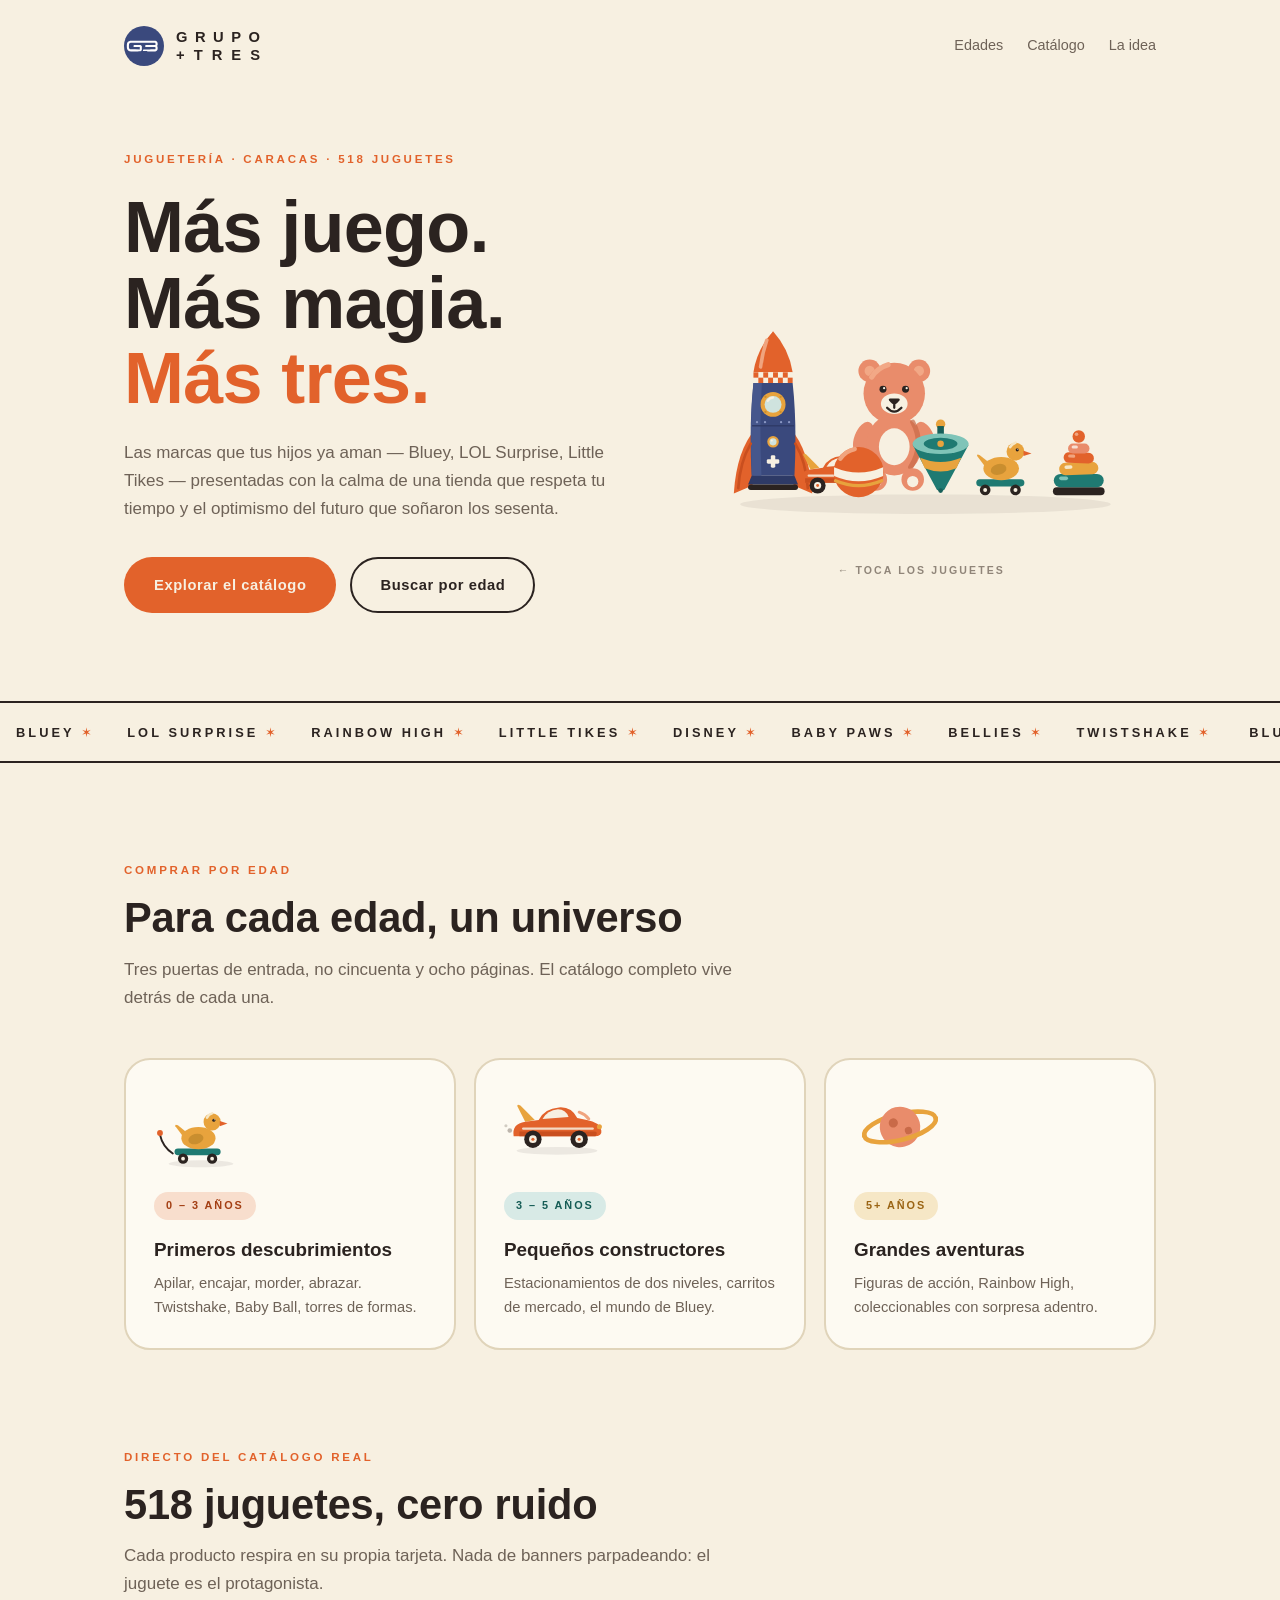
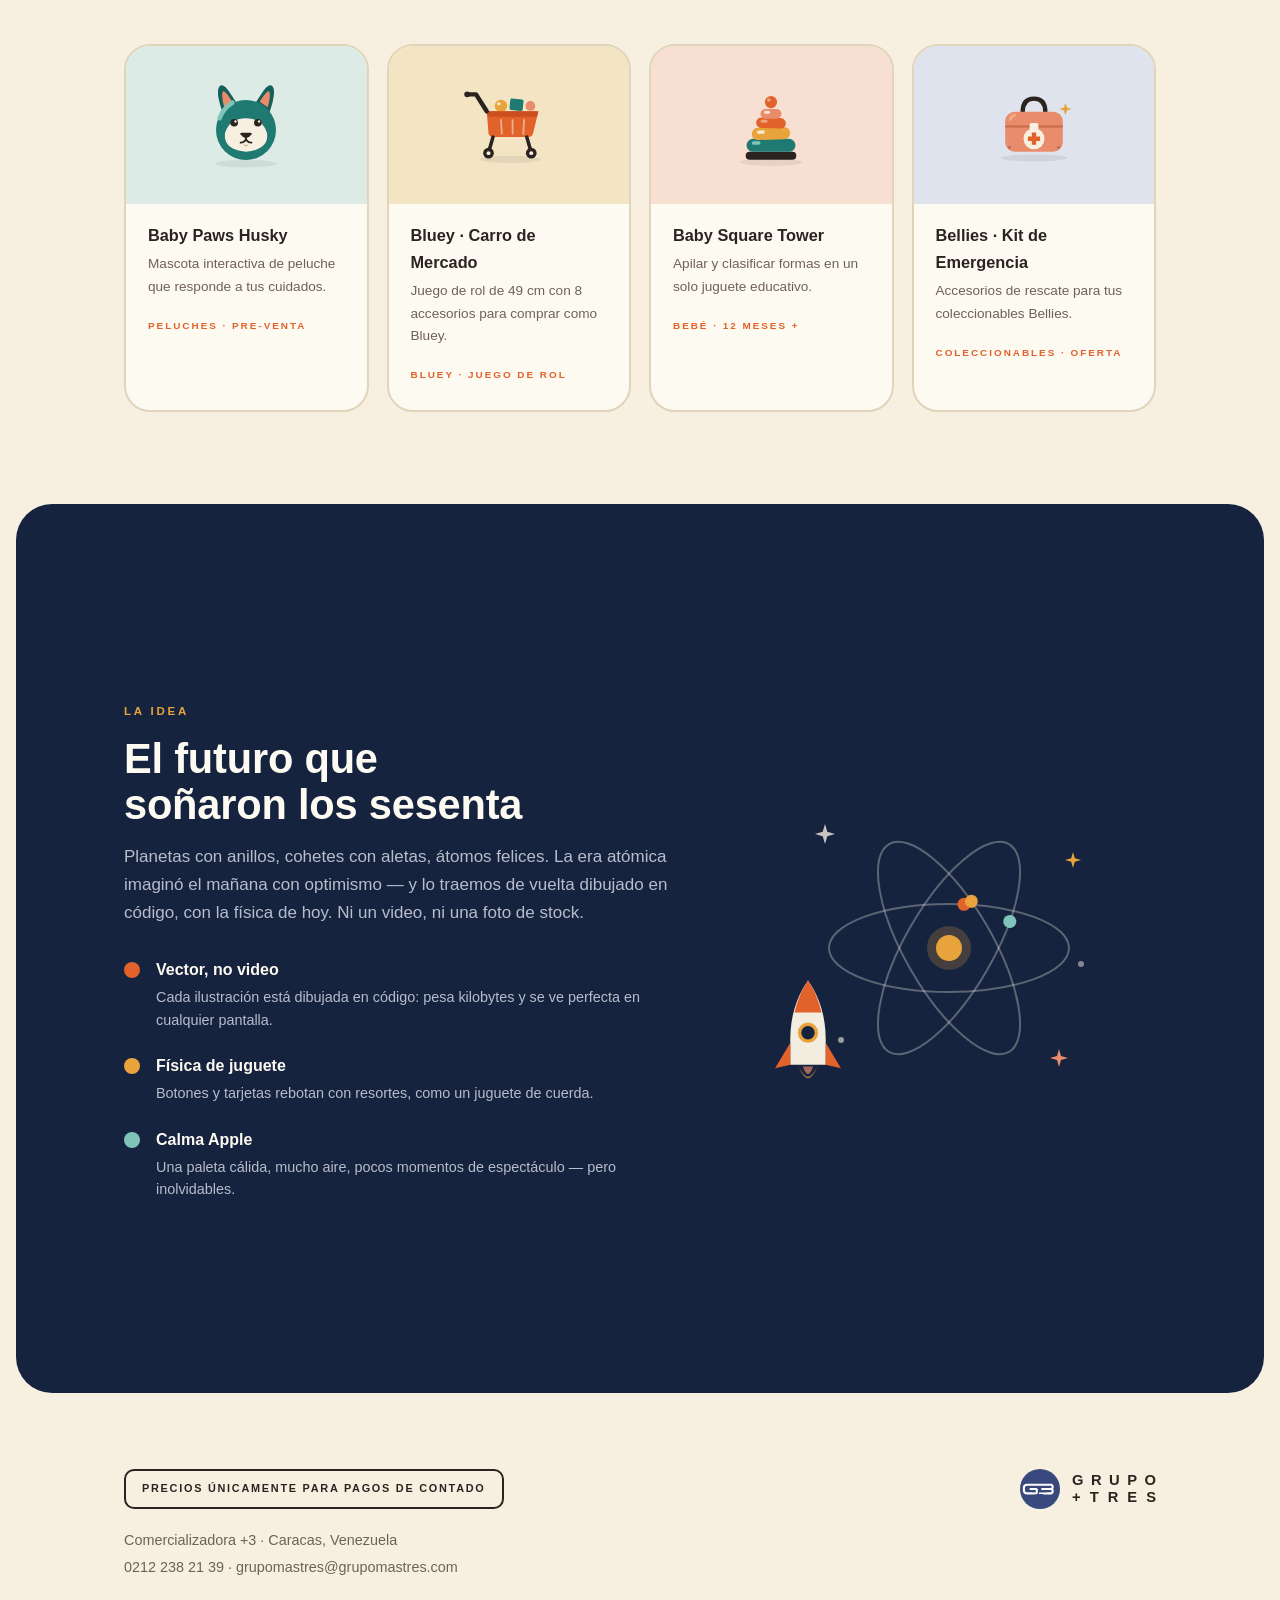
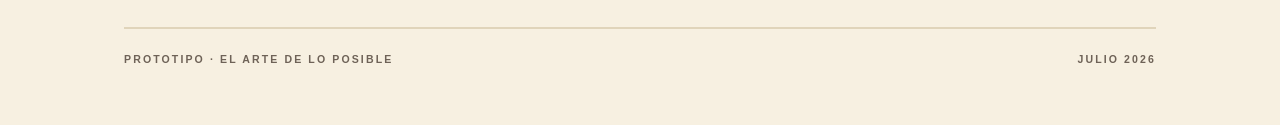
<file: index.html>
<!doctype html>
<html lang="es">
<head>
<meta charset="utf-8">
<title>Más Tres — Juguetería · Prototipo</title>
<meta name="viewport" content="width=device-width, initial-scale=1">
</head>
<body>
<style>
  :root{
    --paper:#F7F0E1;
    --paper-deep:#F0E6CF;
    --ink:#2B2320;
    --ink-soft:#6E6257;
    --line:#E0D4BA;
    --orange:#E2622B;
    --teal:#1F7A72;
    --teal-light:#7FC4B8;
    --mustard:#E8A33D;
    --coral:#E98C6B;
    --navy:#16233F;
    --cream:#F7F0E1;
    --spring:cubic-bezier(.34,1.56,.64,1);
    --font-display:Futura,"Century Gothic","Avenir Next","Trebuchet MS",sans-serif;
    --font-body:"Avenir Next",Avenir,Futura,"Century Gothic","Segoe UI",sans-serif;
  }
  *{box-sizing:border-box}
  html{scroll-behavior:smooth}
  body{
    margin:0;background:var(--paper);color:var(--ink);
    font-family:var(--font-body);font-size:1.0625rem;line-height:1.65;
    -webkit-font-smoothing:antialiased;overflow-x:hidden;
  }
  .wrap{max-width:1080px;margin:0 auto;padding:0 24px}
  .kicker{
    font-family:var(--font-display);font-size:.72rem;font-weight:600;
    letter-spacing:.24em;text-transform:uppercase;color:var(--orange);
  }

  /* ---------- header ---------- */
  header{padding:26px 0}
  header .wrap{display:flex;align-items:center;justify-content:space-between;gap:16px}
  .brandline{display:flex;align-items:center;gap:12px}
  .badge{width:40px;height:40px;display:block}
  .badge svg{width:100%;height:100%;display:block}
  .brandname{font-family:var(--font-display);font-weight:600;letter-spacing:.02em;font-size:1rem}
  .wordmark{display:flex;flex-direction:column;gap:1px;font-family:var(--font-display);font-weight:600;font-size:.92rem;line-height:1.12;color:var(--ink)}
  .wordmark .wm{width:84px;display:flex;justify-content:space-between}
  .wordmark i{font-style:normal}
  nav{display:flex;gap:24px}
  nav a{color:var(--ink-soft);text-decoration:none;font-size:.9rem;transition:color .2s}
  nav a:hover,nav a:focus-visible{color:var(--orange)}
  a:focus-visible,[role=button]:focus-visible{outline:2px solid var(--teal);outline-offset:3px;border-radius:4px}

  /* ---------- hero ---------- */
  .hero{padding:64px 0 44px}
  .hero .wrap{display:grid;grid-template-columns:1.05fr .95fr;gap:44px;align-items:center}
  h1{
    font-family:var(--font-display);
    font-size:clamp(2.6rem,6.2vw,4.5rem);line-height:1.05;letter-spacing:-.01em;
    font-weight:700;margin:18px 0 22px;text-wrap:balance;
  }
  h1 .brandword{color:var(--orange)}
  .hero p{max-width:33em;color:var(--ink-soft);margin:0 0 34px}
  .cta-row{display:flex;gap:14px;flex-wrap:wrap}
  .btn{
    display:inline-block;padding:14px 28px;border-radius:999px;text-decoration:none;
    font-family:var(--font-display);font-weight:600;font-size:.92rem;letter-spacing:.04em;
    border:2px solid transparent;transition:transform .45s var(--spring),box-shadow .3s;
  }
  .btn:hover{transform:translateY(-3px) scale(1.03)}
  .btn-primary{background:var(--orange);color:var(--cream)}
  .btn-primary:hover{box-shadow:0 12px 26px -12px rgba(226,98,43,.55)}
  .btn-ghost{border-color:var(--ink);color:var(--ink)}
  .scene-stage{position:relative;display:flex;flex-direction:column;align-items:center;gap:10px}
  #heroScene{cursor:pointer;overflow:visible}
  .scene-hint{font-family:var(--font-display);font-size:.66rem;font-weight:600;letter-spacing:.2em;text-transform:uppercase;color:var(--ink-soft);opacity:.75}

  /* fluid motion */
  .float{animation:float 5.5s ease-in-out infinite}
  @keyframes float{50%{transform:translateY(-9px)}}
  .tw{transform-box:fill-box;transform-origin:center;animation:tw 3.4s ease-in-out infinite;animation-delay:var(--d,0s)}
  @keyframes tw{50%{transform:scale(.55) rotate(18deg);opacity:.55}}
  #heroCore{transform-box:fill-box;transform-origin:center}
  #heroCore.boing{animation:boing .75s var(--spring)}
  @keyframes boing{30%{transform:scale(1.1,.92)}55%{transform:scale(.95,1.07)}80%{transform:scale(1.02,.98)}100%{transform:scale(1)}}
  .confetti{position:absolute;pointer-events:none;font-size:18px;line-height:1;animation:burst .9s var(--spring) forwards}
  @keyframes burst{to{transform:translate(var(--dx),var(--dy)) rotate(var(--r));opacity:0}}
  .sway{transform-box:fill-box;transform-origin:top center;animation:sway 4.5s ease-in-out infinite}
  @keyframes sway{50%{transform:rotate(5deg)}}
  .bob{animation:bob 3.2s ease-in-out infinite}
  @keyframes bob{50%{transform:translateY(-4px)}}
  .waddle{transform-box:fill-box;transform-origin:50% 100%;animation:waddle 2.4s ease-in-out infinite}
  @keyframes waddle{25%{transform:rotate(-3deg)}75%{transform:rotate(3deg)}}

  /* ---------- ticker ---------- */
  .ticker{border-top:2px solid var(--ink);border-bottom:2px solid var(--ink);padding:15px 0;overflow:hidden;white-space:nowrap;margin:44px 0 0}
  .ticker-track{display:inline-block;animation:slide 28s linear infinite}
  .ticker span{font-family:var(--font-display);font-weight:600;font-size:.8rem;letter-spacing:.24em;text-transform:uppercase;padding:0 16px}
  .ticker b{color:var(--orange);font-weight:400}

  @keyframes slide{to{transform:translateX(-50%)}}

  /* ---------- sections ---------- */
  section{padding:92px 0}
  h2{font-family:var(--font-display);font-size:clamp(1.8rem,3.4vw,2.6rem);letter-spacing:-.005em;line-height:1.12;margin:12px 0 14px;font-weight:700;text-wrap:balance}
  .lede{color:var(--ink-soft);max-width:36em;margin:0 0 46px}
  .reveal{opacity:0;transform:translateY(26px);transition:opacity .7s,transform .8s var(--spring)}
  .reveal.in{opacity:1;transform:none}

  /* ages */
  .ages{display:grid;grid-template-columns:repeat(auto-fit,minmax(240px,1fr));gap:18px}
  .age-card{
    border-radius:26px;padding:32px 28px 28px;background:#FDFAF2;border:2px solid var(--line);
    transition:transform .5s var(--spring),border-color .3s,box-shadow .3s;cursor:pointer;
  }
  .age-card:hover{transform:translateY(-8px) rotate(-.5deg);border-color:var(--ink);box-shadow:0 20px 40px -20px rgba(43,35,32,.28)}
  .age-art{height:84px;display:flex;align-items:flex-start;margin-bottom:14px;transition:transform .5s var(--spring)}
  .age-card:hover .age-art{transform:scale(1.12)}
  .age-card h3{font-family:var(--font-display);margin:0 0 6px;font-size:1.18rem;font-weight:600}
  .age-card p{margin:0;color:var(--ink-soft);font-size:.92rem}
  .age-tag{
    display:inline-block;font-family:var(--font-display);font-weight:600;font-size:.68rem;
    letter-spacing:.18em;text-transform:uppercase;padding:5px 12px;border-radius:999px;margin-bottom:14px;
  }
  .t-orange{background:#F8DECD;color:#A33F14}
  .t-teal{background:#D8EAE6;color:#155C55}
  .t-mustard{background:#F6E7C6;color:#9A6414}

  /* products */
  .prod-grid{display:grid;grid-template-columns:repeat(auto-fit,minmax(230px,1fr));gap:18px}
  .prod{
    border-radius:26px;overflow:hidden;background:#FDFAF2;border:2px solid var(--line);
    transition:transform .5s var(--spring),box-shadow .3s;
  }
  .prod:hover{transform:translateY(-6px) scale(1.015);box-shadow:0 20px 40px -20px rgba(43,35,32,.25)}
  .prod-art{height:158px;display:flex;align-items:center;justify-content:center}
  .prod-art svg{transition:transform .5s var(--spring)}
  .prod:hover .prod-art svg{transform:scale(1.12) rotate(-2deg)}
  .a-teal{background:#DCEBE6}.a-cream{background:#F3E5C4}.a-coral{background:#F7DFD2}.a-navy{background:#DEE3EE}
  .prod-body{padding:18px 22px 22px}
  .prod-body h3{font-family:var(--font-display);margin:0 0 4px;font-size:1.02rem;font-weight:600}
  .prod-body p{margin:0 0 12px;font-size:.85rem;color:var(--ink-soft)}
  .prod-cat{font-family:var(--font-display);font-weight:600;font-size:.62rem;letter-spacing:.2em;text-transform:uppercase;color:var(--orange)}

  /* ---------- night band ---------- */
  .night{background:var(--navy);color:#F2EDDF;border-radius:36px;margin:0 16px}
  .night .wrap{display:grid;grid-template-columns:1.15fr .85fr;gap:56px;align-items:center;padding-top:100px;padding-bottom:100px}
  .night h2{color:#FDFAF2}
  .night .lede{color:#B8BCCB;margin-bottom:30px}
  .night .kicker{color:var(--mustard)}
  .sky{position:relative;height:380px;display:flex;align-items:center;justify-content:center}
  #atom{position:absolute;inset:0;margin:auto}
  #bigRocket{position:absolute;left:16%;bottom:8px;transform:translate(-50%,150px);transition:transform 2.6s var(--spring)}
  .night.launched #bigRocket{transform:translate(-50%,-26px)}
  .why{display:grid;gap:22px;margin-top:6px}
  .why-item{display:grid;grid-template-columns:16px 1fr;gap:16px;align-items:start}
  .why-dot{width:16px;height:16px;border-radius:50%;margin-top:5px}
  .why-item h4{font-family:var(--font-display);margin:0 0 3px;font-size:1rem;font-weight:600;color:#FDFAF2}
  .why-item p{margin:0;font-size:.9rem;color:#B8BCCB;line-height:1.55}

  /* ---------- footer ---------- */
  footer{padding:76px 0 56px}
  .foot-grid{display:flex;justify-content:space-between;gap:32px;flex-wrap:wrap;align-items:flex-start}
  .cash{
    display:inline-block;font-family:var(--font-display);font-weight:600;font-size:.68rem;
    letter-spacing:.16em;text-transform:uppercase;
    border:2px solid var(--ink);padding:9px 16px;border-radius:10px;margin-bottom:18px;
  }
  .foot-contact{color:var(--ink-soft);font-size:.9rem;line-height:1.9}
  .foot-note{
    margin-top:46px;padding-top:22px;border-top:2px solid var(--line);
    display:flex;justify-content:space-between;gap:16px;flex-wrap:wrap;
    font-family:var(--font-display);font-weight:600;font-size:.66rem;letter-spacing:.2em;text-transform:uppercase;color:var(--ink-soft);
  }

  @media (max-width:860px){
    .hero .wrap{grid-template-columns:1fr;gap:8px}
    .scene-stage{order:-1}
    #heroScene{width:min(320px,78vw)}
    .night .wrap{grid-template-columns:1fr;gap:40px}
    .sky{height:300px}
    nav{display:none}
  }
  @media (prefers-reduced-motion:reduce){
    *{animation:none!important;transition:none!important}
    .reveal{opacity:1;transform:none}
    #bigRocket{transform:translate(-50%,-26px)}
  }
</style>

<header>
  <div class="wrap">
    <div class="brandline">
      <span class="badge" aria-hidden="true"><svg viewBox="540 0 640 640" xmlns="http://www.w3.org/2000/svg"><circle cx="860" cy="320" r="320" fill="#3A497D"/><g transform="translate(0,640) scale(0.1,-0.1)"><path fill="#FFFDFD" d="M6398 4050 c-135 -23 -268 -90 -358 -180 -154 -154 -197 -329 -187 -755 6 -259 18 -328 83 -463 61 -127 198 -242 354 -295 65 -22 68 -22 884 -25 725 -2 825 -1 873 13 111 32 181 106 203 211 7 35 10 150 8 322 l-3 267 -29 58 c-19 41 -42 69 -75 92 -87 63 -104 65 -632 65 -472 0 -475 0 -519 -22 -115 -58 -123 -203 -17 -282 28 -20 40 -21 489 -24 l461 -3 -7 -61 c-3 -33 -6 -117 -6 -185 l0 -124 -742 3 -743 3 -63 29 c-96 44 -149 116 -172 231 -18 93 -9 525 13 590 19 59 73 126 128 161 90 57 -13 54 2069 54 1875 0 1916 -1 1958 -20 57 -26 81 -78 82 -177 0 -87 -22 -150 -57 -164 -14 -5 -334 -9 -757 -9 l-732 0 -44 -22 c-59 -31 -82 -65 -88 -131 -5 -65 12 -104 65 -144 l36 -28 762 -5 c614 -4 765 -8 778 -18 28 -24 40 -80 35 -172 -5 -97 -18 -128 -71 -160 -31 -19 -58 -20 -922 -20 -845 0 -892 -1 -931 -19 -103 -47 -131 -174 -56 -255 55 -58 13 -56 990 -56 570 0 919 4 953 10 119 23 227 95 293 195 67 100 79 150 80 325 0 174 -8 206 -69 290 l-36 49 35 46 c45 58 66 127 73 240 7 107 -14 230 -53 312 -54 113 -176 211 -303 245 -61 16 -204 17 -2026 16 -1078 0 -1981 -4 -2007 -8z"/></g></svg></span>
      <span class="wordmark" aria-label="Grupo Más Tres"><span class="wm" aria-hidden="true"><i>G</i><i>R</i><i>U</i><i>P</i><i>O</i></span><span class="wm" aria-hidden="true"><i>+</i><i>T</i><i>R</i><i>E</i><i>S</i></span></span>
    </div>
    <nav aria-label="principal">
      <a href="#edades">Edades</a>
      <a href="#catalogo">Catálogo</a>
      <a href="#retrofuturo">La idea</a>
    </nav>
  </div>
</header>

<main>
  <section class="hero" style="padding-top:52px">
    <div class="wrap">
      <div>
        <span class="kicker">Juguetería · Caracas · 518 juguetes</span>
        <h1>Más juego.<br>Más magia.<br><span class="brandword">Más tres.</span></h1>
        <p>Las marcas que tus hijos ya aman — Bluey, LOL Surprise, Little Tikes — presentadas con la calma de una tienda que respeta tu tiempo y el optimismo del futuro que soñaron los sesenta.</p>
        <div class="cta-row">
          <a class="btn btn-primary" href="#catalogo">Explorar el catálogo</a>
          <a class="btn btn-ghost" href="#edades">Buscar por edad</a>
        </div>
      </div>
      <div class="scene-stage">
        <svg id="heroScene" viewBox="0 0 460 420" width="410" role="img" tabindex="0" aria-label="Colección de juguetes — tócala y salta">
<g id="heroCore">
            <ellipse cx="235" cy="366" rx="208" ry="11" fill="#2B2320" opacity=".07"/>

            <!-- cohete de juguete (atrás izquierda) -->
            <g transform="translate(14,166)">
              <circle cx="50" cy="10" r="5" fill="#F7F0E1"/><circle cx="48.3" cy="8.3" r="1.6" fill="#FFFFFF" opacity=".8"/>
              <path d="M50 6 Q68 26 72 52 L28 52 Q32 26 50 6 Z" fill="#E2622B"/>
              <path d="M43 16 Q38 30 36 46" fill="none" stroke="#F0A47E" stroke-width="4" stroke-linecap="round"/>
              <rect x="28" y="52" width="44" height="12" fill="#F7F0E1"/>
              <rect x="28" y="52" width="5.5" height="6" fill="#E2622B"/><rect x="39" y="52" width="5.5" height="6" fill="#E2622B"/><rect x="50" y="52" width="5.5" height="6" fill="#E2622B"/><rect x="61" y="52" width="5.5" height="6" fill="#E2622B"/>
              <rect x="33.5" y="58" width="5.5" height="6" fill="#E2622B"/><rect x="44.5" y="58" width="5.5" height="6" fill="#E2622B"/><rect x="55.5" y="58" width="5.5" height="6" fill="#E2622B"/><rect x="66.5" y="58" width="5.5" height="6" fill="#E2622B"/>
              <path d="M30 116 Q9 140 6 188 L27 179 L30 142 Z" fill="#E2622B"/>
              <path d="M70 116 Q91 140 94 188 L73 179 L70 142 Z" fill="#E2622B"/>
              <path d="M28 64 L72 64 Q77 110 74 168 L26 168 Q23 110 28 64 Z" fill="#3A497D"/>
              <path d="M28 64 Q23.5 110 26.3 168 L37 168 Q34.5 110 37.5 64 Z" fill="#46578C"/>
              <path d="M25 132 Q13 152 11 182" fill="none" stroke="#C94F1F" stroke-width="3" stroke-linecap="round"/>
              <path d="M75 132 Q87 152 89 182" fill="none" stroke="#C94F1F" stroke-width="3" stroke-linecap="round"/>
              <path d="M26.5 112 L73.5 112" stroke="#2E3A66" stroke-width="1.5" opacity=".9"/>
              <circle cx="32" cy="108" r="1.3" fill="#8A97C4"/><circle cx="41" cy="108" r="1.3" fill="#8A97C4"/><circle cx="59" cy="108" r="1.3" fill="#8A97C4"/><circle cx="68" cy="108" r="1.3" fill="#8A97C4"/>
              <circle cx="50" cy="88" r="14" fill="#E8A33D"/>
              <circle cx="50" cy="88" r="9.5" fill="#CFE3DE"/>
              <path d="M44 84 A 8 8 0 0 1 50 80.5" fill="none" stroke="#F7F0E1" stroke-width="2.5" stroke-linecap="round"/>
              <circle cx="58.5" cy="96.5" r="1.3" fill="#C98E2F"/><circle cx="41.5" cy="96.5" r="1.3" fill="#C98E2F"/><circle cx="58.5" cy="79.5" r="1.3" fill="#C98E2F"/><circle cx="41.5" cy="79.5" r="1.3" fill="#C98E2F"/>
              <circle cx="50" cy="130" r="6.5" fill="#E8A33D"/><circle cx="50" cy="130" r="4" fill="#CFE3DE"/><circle cx="48.6" cy="128.6" r="1.2" fill="#F7F0E1"/>
              <rect x="47.5" y="145" width="5" height="14" rx="1.5" fill="#F7F0E1"/>
              <rect x="43" y="149.5" width="14" height="5" rx="1.5" fill="#F7F0E1"/>
              <path d="M26 168 L74 168 L78 178 L22 178 Z" fill="#2E3A66"/>
              <rect x="22" y="178" width="56" height="6" rx="3" fill="#2B2320"/>
            </g>

            <!-- torre apilable (atrás derecha) -->
            <g transform="translate(352,267)">
              <rect x="26" y="80" width="58" height="9" rx="4.5" fill="#2B2320"/>
              <rect x="27" y="65" width="56" height="15" rx="7.5" fill="#1F7A72"/>
              <rect x="33" y="68" width="10" height="4" rx="2" fill="#7FC4B8"/>
              <rect x="33" y="52" width="44" height="14" rx="7" transform="rotate(-2 55 59)" fill="#E8A33D"/>
              <rect x="39" y="55" width="9" height="4" rx="2" transform="rotate(-2 55 59)" fill="#F6E7C6"/>
              <rect x="38" y="41" width="34" height="12" rx="6" transform="rotate(2 55 47)" fill="#E2622B"/>
              <rect x="43" y="43.5" width="8" height="3.5" rx="1.75" transform="rotate(2 55 47)" fill="#F0A47E"/>
              <rect x="43" y="31" width="24" height="11" rx="5.5" fill="#E98C6B"/>
              <rect x="47" y="33" width="7" height="3.5" rx="1.75" fill="#F7DFD2"/>
              <circle cx="55" cy="23" r="7" fill="#E2622B"/>
              <circle cx="52.5" cy="20.5" r="2" fill="#F0A47E"/>
            </g>

            <!-- oso de peluche (centro) -->
            <g transform="translate(200,290) scale(1.15)">
              <circle cx="-24" cy="-64" r="11" fill="#E98C6B"/><circle cx="-24" cy="-64" r="5" fill="#F2A886"/>
              <circle cx="24" cy="-64" r="11" fill="#E98C6B"/><circle cx="24" cy="-64" r="5" fill="#F2A886"/>
              <circle cx="0" cy="-42" r="30" fill="#E98C6B"/>
              <path d="M -22 -58 A 28 28 0 0 1 -6 -70" fill="none" stroke="#F2A886" stroke-width="5" stroke-linecap="round"/>
              <ellipse cx="-30" cy="2" rx="9" ry="17" transform="rotate(20 -30 2)" fill="#E98C6B"/>
              <ellipse cx="30" cy="2" rx="9" ry="17" transform="rotate(-20 30 2)" fill="#E98C6B"/>
              <ellipse cx="0" cy="8" rx="27" ry="30" fill="#E98C6B"/>
              <path d="M 18 -14 Q 30 8 16 30" fill="none" stroke="#C96A48" stroke-width="5" stroke-linecap="round" opacity=".7"/>
              <ellipse cx="0" cy="10" rx="15" ry="18" fill="#F7F0E1"/>
              <ellipse cx="0" cy="-32" rx="13" ry="10" fill="#F7F0E1"/>
              <path d="M -4 -37 L 4 -37 Q 6 -37 5 -35 Q 2 -31 0 -31 Q -2 -31 -5 -35 Q -6 -37 -4 -37 Z" fill="#2B2320"/>
              <path d="M 0 -31 L 0 -28 M -7 -28 Q 0 -20.5 7 -28" fill="none" stroke="#2B2320" stroke-width="2.2" stroke-linecap="round"/>
              <circle cx="-11" cy="-46" r="3.4" fill="#2B2320"/><circle cx="-9.9" cy="-47.1" r="1.1" fill="#F7F0E1"/>
              <circle cx="11" cy="-46" r="3.4" fill="#2B2320"/><circle cx="12.1" cy="-47.1" r="1.1" fill="#F7F0E1"/>
              <circle cx="-18" cy="42" r="11" fill="#E98C6B"/><circle cx="-18" cy="44" r="5.5" fill="#F7F0E1"/>
              <circle cx="18" cy="42" r="11" fill="#E98C6B"/><circle cx="18" cy="44" r="5.5" fill="#F7F0E1"/>
            </g>

            <!-- carro (medio izquierda) -->
            <g transform="translate(84,296)">
              <g class="bob">
                <path d="M22 31 L14 15 Q13 12 17 14 L32 29 Z" fill="#E8A33D"/>
                <path d="M10 46 Q8 33 22 31 L36 29 Q42 17 57 16 Q70 15 76 27 L86 29 Q99 31 101 40 Q102 46 94 46 L16 46 Z" fill="#E2622B"/>
                <path d="M40 28 Q45 19 56 18 Q64 18 67 26 Z" fill="#F7F0E1"/>
                <path d="M16 41 L94 41 Q97 41 96 44 L95 46 L16 46 Z" fill="#C94F1F"/>
                <line x1="20" y1="38" x2="92" y2="38" stroke="#F7F0E1" stroke-width="2.5" stroke-linecap="round" opacity=".85"/>
                <path d="M78 21 Q84 23 88 28" fill="none" stroke="#F0A47E" stroke-width="3" stroke-linecap="round"/>
                <circle cx="99" cy="36" r="2.6" fill="#E8A33D"/>
              </g>
              <circle cx="30" cy="49" r="9" fill="#2B2320"/><circle cx="30" cy="49" r="4" fill="#F7F0E1"/><circle cx="30" cy="49" r="1.6" fill="#E2622B"/>
              <circle cx="78" cy="49" r="9" fill="#2B2320"/><circle cx="78" cy="49" r="4" fill="#F7F0E1"/><circle cx="78" cy="49" r="1.6" fill="#E2622B"/>
            </g>

            <!-- pato de arrastre (medio derecha) -->
            <g transform="translate(268,272)">
              <rect x="24" y="66" width="54" height="8" rx="4" fill="#1F7A72"/>
              <circle cx="34" cy="78" r="6" fill="#2B2320"/><circle cx="34" cy="78" r="2.2" fill="#F7F0E1"/>
              <circle cx="68" cy="78" r="6" fill="#2B2320"/><circle cx="68" cy="78" r="2.2" fill="#F7F0E1"/>
              <g class="waddle">
                <path d="M34 52 L25 40 Q24 37 28 39 L38 47 Z" fill="#E8A33D"/>
                <ellipse cx="52" cy="54" rx="20" ry="13" fill="#E8A33D"/>
                <ellipse cx="49" cy="55" rx="9" ry="6" transform="rotate(-15 49 55)" fill="#C98E2F"/>
                <circle cx="68" cy="35" r="10" fill="#E8A33D"/>
                <path d="M62 30 A10 10 0 0 1 68 25" fill="none" stroke="#F6E7C6" stroke-width="3" stroke-linecap="round"/>
                <path d="M77 34 L86 37 L77 40 Z" fill="#E2622B"/>
                <circle cx="70" cy="33" r="1.8" fill="#2B2320"/><circle cx="70.6" cy="32.4" r=".6" fill="#F7F0E1"/>
              </g>
            </g>

            <!-- pelota (frente izquierda) -->
            <g transform="translate(160,330) scale(1.08)">
              <circle r="26" fill="#E2622B"/>
              <path d="M -25.5 -5 Q 0 6 25.5 -5 L 25.5 4 Q 0 15 -25.5 4 Z" fill="#F7F0E1"/>
              <path d="M -24 9 Q 0 19 24 9" stroke="#E8A33D" stroke-width="3.5" fill="none" stroke-linecap="round"/>
              <path d="M -19 -14 A 25 25 0 0 1 -4 -24" stroke="#F0A47E" stroke-width="4.5" fill="none" stroke-linecap="round"/>
            </g>

            <!-- trompo (frente derecha) -->
            <g transform="translate(252,314) scale(1.05)">
              <g class="waddle">
                <circle cx="0" cy="-36" r="5" fill="#E8A33D"/>
                <rect x="-3.5" y="-34" width="7" height="10" fill="#175F59"/>
                <path d="M -30 -14 Q 0 -4 30 -14 L 4 34 Q 0 37 -4 34 Z" fill="#1F7A72"/>
                <ellipse cx="0" cy="-15" rx="30" ry="11" fill="#7FC4B8"/>
                <ellipse cx="0" cy="-15" rx="18" ry="6.5" fill="#1F7A72"/>
                <circle cx="0" cy="-15" r="3.5" fill="#E8A33D"/>
                <path d="M -22 0 Q 0 9 22 0 L 17 11 Q 0 18 -17 11 Z" fill="#E8A33D"/>
                <circle cx="0" cy="35" r="2.5" fill="#175F59"/>
              </g>
            </g>
          </g>
        </svg>
        <span class="scene-hint">← toca los juguetes</span>
      </div>
    </div>
  </section>

  <div class="ticker" aria-hidden="true">
    <div class="ticker-track" id="tickerTrack">
      <span>Bluey <b>✶</b></span><span>LOL Surprise <b>✶</b></span><span>Rainbow High <b>✶</b></span><span>Little Tikes <b>✶</b></span><span>Disney <b>✶</b></span><span>Baby Paws <b>✶</b></span><span>Bellies <b>✶</b></span><span>Twistshake <b>✶</b></span>
    </div>
  </div>

  <section id="edades">
    <div class="wrap">
      <div class="reveal">
        <span class="kicker">Comprar por edad</span>
        <h2>Para cada edad, un universo</h2>
        <p class="lede">Tres puertas de entrada, no cincuenta y ocho páginas. El catálogo completo vive detrás de cada una.</p>
      </div>
      <div class="ages">
        <div class="age-card reveal">
          <div class="age-art">
            <svg viewBox="0 0 110 90" width="94" aria-hidden="true">
              <ellipse cx="55" cy="84" rx="38" ry="4" fill="#2B2320" opacity=".08"/>
              <path d="M22 72 Q10 64 7 50" fill="none" stroke="#2B2320" stroke-width="2.2" stroke-linecap="round"/>
              <circle cx="7" cy="48" r="3.4" fill="#E2622B"/>
              <rect x="24" y="66" width="54" height="8" rx="4" fill="#1F7A72"/>
              <circle cx="34" cy="78" r="6" fill="#2B2320"/><circle cx="34" cy="78" r="2.2" fill="#F7F0E1"/>
              <circle cx="68" cy="78" r="6" fill="#2B2320"/><circle cx="68" cy="78" r="2.2" fill="#F7F0E1"/>
              <g class="waddle">
                <path d="M34 52 L25 40 Q24 37 28 39 L38 47 Z" fill="#E8A33D"/>
                <ellipse cx="52" cy="54" rx="20" ry="13" fill="#E8A33D"/>
                <ellipse cx="49" cy="55" rx="9" ry="6" transform="rotate(-15 49 55)" fill="#C98E2F"/>
                <circle cx="68" cy="35" r="10" fill="#E8A33D"/>
                <path d="M62 30 A10 10 0 0 1 68 25" fill="none" stroke="#F6E7C6" stroke-width="3" stroke-linecap="round"/>
                <path d="M77 34 L86 37 L77 40 Z" fill="#E2622B"/>
                <circle cx="70" cy="33" r="1.8" fill="#2B2320"/><circle cx="70.6" cy="32.4" r=".6" fill="#F7F0E1"/>
              </g>
            </svg>
          </div>
          <div><span class="age-tag t-orange">0 – 3 años</span></div>
          <h3>Primeros descubrimientos</h3>
          <p>Apilar, encajar, morder, abrazar. Twistshake, Baby Ball, torres de formas.</p>
        </div>
        <div class="age-card reveal">
          <div class="age-art">
            <svg viewBox="0 0 110 70" width="106" aria-hidden="true">
              <ellipse cx="55" cy="61" rx="42" ry="4" fill="#2B2320" opacity=".08"/>
              <g class="bob">
                <path d="M22 31 L14 15 Q13 12 17 14 L32 29 Z" fill="#E8A33D"/>
                <path d="M10 46 Q8 33 22 31 L36 29 Q42 17 57 16 Q70 15 76 27 L86 29 Q99 31 101 40 Q102 46 94 46 L16 46 Z" fill="#E2622B"/>
                <path d="M40 28 Q45 19 56 18 Q64 18 67 26 Z" fill="#F7F0E1"/>
                <path d="M16 41 L94 41 Q97 41 96 44 L95 46 L16 46 Z" fill="#C94F1F"/>
                <line x1="20" y1="38" x2="92" y2="38" stroke="#F7F0E1" stroke-width="2.5" stroke-linecap="round" opacity=".85"/>
                <path d="M78 21 Q84 23 88 28" fill="none" stroke="#F0A47E" stroke-width="3" stroke-linecap="round"/>
                <circle cx="99" cy="36" r="2.6" fill="#E8A33D"/>
                <circle cx="6" cy="40" r="2.4" fill="#6E6257" opacity=".45"/>
                <circle cx="2" cy="35" r="1.6" fill="#6E6257" opacity=".3"/>
              </g>
              <circle cx="30" cy="49" r="9" fill="#2B2320"/><circle cx="30" cy="49" r="4" fill="#F7F0E1"/><circle cx="30" cy="49" r="1.6" fill="#E2622B"/>
              <circle cx="78" cy="49" r="9" fill="#2B2320"/><circle cx="78" cy="49" r="4" fill="#F7F0E1"/><circle cx="78" cy="49" r="1.6" fill="#E2622B"/>
            </svg>
          </div>
          <div><span class="age-tag t-teal">3 – 5 años</span></div>
          <h3>Pequeños constructores</h3>
          <p>Estacionamientos de dos niveles, carritos de mercado, el mundo de Bluey.</p>
        </div>
        <div class="age-card reveal">
          <div class="age-art">
            <svg viewBox="0 0 100 76" width="92" aria-hidden="true">
              <g class="float" style="transform-box:fill-box;transform-origin:center">
                <g transform="translate(50,38) rotate(-14)">
                  <path d="M -40 0 A 40 14 0 0 1 40 0" fill="none" stroke="#E8A33D" stroke-width="5" stroke-linecap="round"/>
                  <circle r="22" fill="#E98C6B"/>
                  <circle cx="-6" cy="-6" r="5" fill="#C96A48"/>
                  <circle cx="8" cy="6" r="4" fill="#C96A48"/>
                  <path d="M -40 0 A 40 14 0 0 0 40 0" fill="none" stroke="#E8A33D" stroke-width="5" stroke-linecap="round"/>
                </g>
              </g>
            </svg>
          </div>
          <div><span class="age-tag t-mustard">5+ años</span></div>
          <h3>Grandes aventuras</h3>
          <p>Figuras de acción, Rainbow High, coleccionables con sorpresa adentro.</p>
        </div>
      </div>
    </div>
  </section>

  <section id="catalogo" style="padding-top:0">
    <div class="wrap">
      <div class="reveal">
        <span class="kicker">Directo del catálogo real</span>
        <h2>518 juguetes, cero ruido</h2>
        <p class="lede">Cada producto respira en su propia tarjeta. Nada de banners parpadeando: el juguete es el protagonista.</p>
      </div>
      <div class="prod-grid">
        <div class="prod reveal">
          <div class="prod-art a-teal">
            <svg viewBox="0 0 110 100" width="100" aria-hidden="true">
              <ellipse cx="55" cy="92" rx="34" ry="4" fill="#2B2320" opacity=".08"/>
              <path d="M30 38 Q20 10 27 6 Q31 4 38 15 L47 29 Z" fill="#175F59"/>
              <path d="M31 30 Q27 15 30 12 Q34 14 40 24 Z" fill="#E98C6B"/>
              <path d="M80 38 Q90 10 83 6 Q79 4 72 15 L63 29 Z" fill="#175F59"/>
              <path d="M79 30 Q83 15 80 12 Q76 14 70 24 Z" fill="#E98C6B"/>
              <circle cx="55" cy="55" r="33" fill="#1F7A72"/>
              <path d="M26 42 A33 33 0 0 1 40 25" fill="none" stroke="#7FC4B8" stroke-width="5" stroke-linecap="round"/>
              <path d="M55 42 Q73 42 78 58 Q81 76 55 79 Q29 76 32 58 Q37 42 55 42 Z" fill="#F7F0E1"/>
              <circle cx="42" cy="47" r="4.2" fill="#2B2320"/><circle cx="43.4" cy="45.6" r="1.3" fill="#F7F0E1"/>
              <circle cx="68" cy="47" r="4.2" fill="#2B2320"/><circle cx="69.4" cy="45.6" r="1.3" fill="#F7F0E1"/>
              <path d="M50 58 L60 58 Q62 58 61 60 Q58 64 55 64 Q52 64 49 60 Q48 58 50 58 Z" fill="#2B2320"/>
              <path d="M55 64 Q55 68 49 69 M55 64 Q55 68 61 69" fill="none" stroke="#2B2320" stroke-width="2" stroke-linecap="round"/>
              <path d="M52 69 Q55 75 58 69 Q57 73 55 73 Q53 73 52 69 Z" fill="#E98C6B"/>
            </svg>
          </div>
          <div class="prod-body">
            <h3>Baby Paws Husky</h3>
            <p>Mascota interactiva de peluche que responde a tus cuidados.</p>
            <span class="prod-cat">Peluches · Pre-venta</span>
          </div>
        </div>
        <div class="prod reveal">
          <div class="prod-art a-cream">
            <svg viewBox="0 0 110 100" width="98" aria-hidden="true">
              <ellipse cx="56" cy="88" rx="34" ry="4" fill="#2B2320" opacity=".08"/>
              <circle cx="46" cy="28" r="7" fill="#E8A33D"/><circle cx="43.5" cy="25.5" r="2" fill="#F6E7C6"/>
              <rect x="56" y="20" width="15" height="13" rx="2" transform="rotate(6 63 26)" fill="#1F7A72"/>
              <circle cx="79" cy="28" r="5.5" fill="#E98C6B"/>
              <path d="M30 34 L88 34 L82 59 Q81 63 76 63 L38 63 Q33 63 32 59 Z" fill="#E2622B"/>
              <path d="M30 34 L88 34 L86.5 40 L31.5 40 Z" fill="#C94F1F"/>
              <line x1="46" y1="43" x2="47" y2="60" stroke="#F7F0E1" stroke-width="2" opacity=".55"/>
              <line x1="59" y1="43" x2="59" y2="60" stroke="#F7F0E1" stroke-width="2" opacity=".55"/>
              <line x1="72" y1="43" x2="71" y2="60" stroke="#F7F0E1" stroke-width="2" opacity=".55"/>
              <path d="M30 34 L18 15 L9 15" fill="none" stroke="#2B2320" stroke-width="5" stroke-linecap="round" stroke-linejoin="round"/>
              <circle cx="8" cy="15" r="3.2" fill="#2B2320"/>
              <path d="M37 63 L33 77 M75 63 L79 77" stroke="#2B2320" stroke-width="4" stroke-linecap="round"/>
              <circle cx="32" cy="81" r="6" fill="#2B2320"/><circle cx="32" cy="81" r="2.2" fill="#F7F0E1"/>
              <circle cx="80" cy="81" r="6" fill="#2B2320"/><circle cx="80" cy="81" r="2.2" fill="#F7F0E1"/>
            </svg>
          </div>
          <div class="prod-body">
            <h3>Bluey · Carro de Mercado</h3>
            <p>Juego de rol de 49 cm con 8 accesorios para comprar como Bluey.</p>
            <span class="prod-cat">Bluey · Juego de rol</span>
          </div>
        </div>
        <div class="prod reveal">
          <div class="prod-art a-coral">
            <svg viewBox="0 0 110 100" width="96" aria-hidden="true">
              <ellipse cx="55" cy="92" rx="36" ry="4" fill="#2B2320" opacity=".08"/>
              <rect x="26" y="80" width="58" height="9" rx="4.5" fill="#2B2320"/>
              <rect x="27" y="65" width="56" height="15" rx="7.5" fill="#1F7A72"/>
              <rect x="33" y="68" width="10" height="4" rx="2" fill="#7FC4B8"/>
              <rect x="33" y="52" width="44" height="14" rx="7" transform="rotate(-2 55 59)" fill="#E8A33D"/>
              <rect x="39" y="55" width="9" height="4" rx="2" transform="rotate(-2 55 59)" fill="#F6E7C6"/>
              <rect x="38" y="41" width="34" height="12" rx="6" transform="rotate(2 55 47)" fill="#E2622B"/>
              <rect x="43" y="43.5" width="8" height="3.5" rx="1.75" transform="rotate(2 55 47)" fill="#F0A47E"/>
              <rect x="43" y="31" width="24" height="11" rx="5.5" fill="#E98C6B"/>
              <rect x="47" y="33" width="7" height="3.5" rx="1.75" fill="#F7DFD2"/>
              <circle cx="55" cy="23" r="7" fill="#E2622B"/>
              <circle cx="52.5" cy="20.5" r="2" fill="#F0A47E"/>
            </svg>
          </div>
          <div class="prod-body">
            <h3>Baby Square Tower</h3>
            <p>Apilar y clasificar formas en un solo juguete educativo.</p>
            <span class="prod-cat">Bebé · 12 meses +</span>
          </div>
        </div>
        <div class="prod reveal">
          <div class="prod-art a-navy">
            <svg viewBox="0 0 110 100" width="96" aria-hidden="true">
              <ellipse cx="55" cy="87" rx="38" ry="4" fill="#2B2320" opacity=".08"/>
              <path d="M42 34 Q42 19 55 19 Q68 19 68 34" fill="none" stroke="#2B2320" stroke-width="5" stroke-linecap="round"/>
              <rect x="22" y="34" width="66" height="46" rx="11" fill="#E98C6B"/>
              <path d="M22 51 L88 51" stroke="#C96A48" stroke-width="2.5"/>
              <rect x="50" y="47" width="10" height="8" rx="2" fill="#F7F0E1"/>
              <path d="M28 43 Q28 39 33 38" fill="none" stroke="#F2A886" stroke-width="3.5" stroke-linecap="round"/>
              <circle cx="27" cy="75" r="1.6" fill="#2B2320" opacity=".3"/>
              <circle cx="83" cy="75" r="1.6" fill="#2B2320" opacity=".3"/>
              <circle cx="55" cy="65" r="12" fill="#F7F0E1"/>
              <path d="M52.5 58 L57.5 58 L57.5 62.5 L62 62.5 L62 67.5 L57.5 67.5 L57.5 72 L52.5 72 L52.5 67.5 L48 67.5 L48 62.5 L52.5 62.5 Z" fill="#E2622B"/>
              <path d="M91 24 L92.8 29.2 L98 31 L92.8 32.8 L91 38 L89.2 32.8 L84 31 L89.2 29.2 Z" fill="#E8A33D"/>
            </svg>
          </div>
          <div class="prod-body">
            <h3>Bellies · Kit de Emergencia</h3>
            <p>Accesorios de rescate para tus coleccionables Bellies.</p>
            <span class="prod-cat">Coleccionables · Oferta</span>
          </div>
        </div>
      </div>
    </div>
  </section>

  <section class="night" id="retrofuturo">
    <div class="wrap">
      <div class="reveal">
        <span class="kicker">La idea</span>
        <h2>El futuro que soñaron los sesenta</h2>
        <p class="lede">Planetas con anillos, cohetes con aletas, átomos felices. La era atómica imaginó el mañana con optimismo — y lo traemos de vuelta dibujado en código, con la física de hoy. Ni un video, ni una foto de stock.</p>
        <div class="why">
          <div class="why-item">
            <span class="why-dot" style="background:var(--orange)"></span>
            <div><h4>Vector, no video</h4><p>Cada ilustración está dibujada en código: pesa kilobytes y se ve perfecta en cualquier pantalla.</p></div>
          </div>
          <div class="why-item">
            <span class="why-dot" style="background:var(--mustard)"></span>
            <div><h4>Física de juguete</h4><p>Botones y tarjetas rebotan con resortes, como un juguete de cuerda.</p></div>
          </div>
          <div class="why-item">
            <span class="why-dot" style="background:var(--teal-light)"></span>
            <div><h4>Calma Apple</h4><p>Una paleta cálida, mucho aire, pocos momentos de espectáculo — pero inolvidables.</p></div>
          </div>
        </div>
      </div>
      <div class="sky">
        <svg id="atom" viewBox="0 0 320 320" width="320" aria-hidden="true">
          <g class="tw" style="--d:.4s"><path transform="translate(36,46)" d="M0 -10 L2.3 -2.3 L10 0 L2.3 2.3 L0 10 L-2.3 2.3 L-10 0 L-2.3 -2.3 Z" fill="#F2EDDF" opacity=".8"/></g>
          <g class="tw" style="--d:1.6s"><path transform="translate(284,72)" d="M0 -8 L1.8 -1.8 L8 0 L1.8 1.8 L0 8 L-1.8 1.8 L-8 0 L-1.8 -1.8 Z" fill="#E8A33D"/></g>
          <g class="tw" style="--d:2.4s"><path transform="translate(270,270)" d="M0 -9 L2 -2 L9 0 L2 2 L0 9 L-2 2 L-9 0 L-2 -2 Z" fill="#E98C6B"/></g>
          <circle cx="52" cy="252" r="3" fill="#F2EDDF" opacity=".6"/>
          <circle cx="292" cy="176" r="3" fill="#F2EDDF" opacity=".5"/>
          <g transform="translate(160,160)">
            <g transform="rotate(0)">
              <path id="orb1" d="M -120 0 A 120 44 0 1 1 120 0 A 120 44 0 1 1 -120 0" fill="none" stroke="#F2EDDF" stroke-width="2" opacity=".32"/>
              <circle r="6.5" fill="#E2622B"><animateMotion dur="6s" repeatCount="indefinite"><mpath href="#orb1"/></animateMotion></circle>
            </g>
            <g transform="rotate(60)">
              <path id="orb2" d="M -120 0 A 120 44 0 1 1 120 0 A 120 44 0 1 1 -120 0" fill="none" stroke="#F2EDDF" stroke-width="2" opacity=".32"/>
              <circle r="6.5" fill="#E8A33D"><animateMotion dur="8.5s" repeatCount="indefinite"><mpath href="#orb2"/></animateMotion></circle>
            </g>
            <g transform="rotate(120)">
              <path id="orb3" d="M -120 0 A 120 44 0 1 1 120 0 A 120 44 0 1 1 -120 0" fill="none" stroke="#F2EDDF" stroke-width="2" opacity=".32"/>
              <circle r="6.5" fill="#7FC4B8"><animateMotion dur="11s" repeatCount="indefinite"><mpath href="#orb3"/></animateMotion></circle>
            </g>
            <circle r="13" fill="#E8A33D"/>
            <circle r="22" fill="#E8A33D" opacity=".22"/>
          </g>
        </svg>
        <svg id="bigRocket" viewBox="0 0 90 150" width="76" aria-hidden="true">
          <path d="M45 4 Q66 34 66 74 L66 104 L24 104 L24 74 Q24 34 45 4 Z" fill="#F2EDDF"/>
          <path d="M45 4 Q56 20 61 42 L29 42 Q34 20 45 4 Z" fill="#E2622B"/>
          <circle cx="45" cy="66" r="10" fill="#16233F" stroke="#E8A33D" stroke-width="4"/>
          <path d="M24 78 L6 108 L24 104 Z" fill="#E2622B"/>
          <path d="M66 78 L84 108 L66 104 Z" fill="#E2622B"/>
          <g>
            <path d="M34 106 Q45 134 56 106 Q50 118 45 118 Q40 118 34 106 Z" fill="#E8A33D">
              <animate attributeName="opacity" values="1;.45;1" dur=".5s" repeatCount="indefinite"/>
            </path>
            <path d="M39 106 Q45 124 51 106 Z" fill="#E98C6B">
              <animate attributeName="opacity" values=".5;1;.5" dur=".4s" repeatCount="indefinite"/>
            </path>
          </g>
        </svg>
      </div>
    </div>
  </section>
</main>

<footer>
  <div class="wrap">
    <div class="foot-grid">
      <div>
        <span class="cash">Precios únicamente para pagos de contado</span>
        <div class="foot-contact">
          Comercializadora +3 · Caracas, Venezuela<br>
          0212 238 21 39 · grupomastres@grupomastres.com
        </div>
      </div>
      <div class="brandline">
        <span class="badge" aria-hidden="true"><svg viewBox="540 0 640 640" xmlns="http://www.w3.org/2000/svg"><circle cx="860" cy="320" r="320" fill="#3A497D"/><g transform="translate(0,640) scale(0.1,-0.1)"><path fill="#FFFDFD" d="M6398 4050 c-135 -23 -268 -90 -358 -180 -154 -154 -197 -329 -187 -755 6 -259 18 -328 83 -463 61 -127 198 -242 354 -295 65 -22 68 -22 884 -25 725 -2 825 -1 873 13 111 32 181 106 203 211 7 35 10 150 8 322 l-3 267 -29 58 c-19 41 -42 69 -75 92 -87 63 -104 65 -632 65 -472 0 -475 0 -519 -22 -115 -58 -123 -203 -17 -282 28 -20 40 -21 489 -24 l461 -3 -7 -61 c-3 -33 -6 -117 -6 -185 l0 -124 -742 3 -743 3 -63 29 c-96 44 -149 116 -172 231 -18 93 -9 525 13 590 19 59 73 126 128 161 90 57 -13 54 2069 54 1875 0 1916 -1 1958 -20 57 -26 81 -78 82 -177 0 -87 -22 -150 -57 -164 -14 -5 -334 -9 -757 -9 l-732 0 -44 -22 c-59 -31 -82 -65 -88 -131 -5 -65 12 -104 65 -144 l36 -28 762 -5 c614 -4 765 -8 778 -18 28 -24 40 -80 35 -172 -5 -97 -18 -128 -71 -160 -31 -19 -58 -20 -922 -20 -845 0 -892 -1 -931 -19 -103 -47 -131 -174 -56 -255 55 -58 13 -56 990 -56 570 0 919 4 953 10 119 23 227 95 293 195 67 100 79 150 80 325 0 174 -8 206 -69 290 l-36 49 35 46 c45 58 66 127 73 240 7 107 -14 230 -53 312 -54 113 -176 211 -303 245 -61 16 -204 17 -2026 16 -1078 0 -1981 -4 -2007 -8z"/></g></svg></span>
        <span class="wordmark" aria-label="Grupo Más Tres"><span class="wm" aria-hidden="true"><i>G</i><i>R</i><i>U</i><i>P</i><i>O</i></span><span class="wm" aria-hidden="true"><i>+</i><i>T</i><i>R</i><i>E</i><i>S</i></span></span>
      </div>
    </div>
    <div class="foot-note">
      <span>Prototipo · el arte de lo posible</span>
      <span>Julio 2026</span>
    </div>
  </div>
</footer>

<script>
(function(){
  var RM = matchMedia('(prefers-reduced-motion: reduce)').matches;
  if (RM){
    document.querySelectorAll('animateMotion,animate,animateTransform').forEach(function(a){ a.remove(); });
  }

  /* toy pile: squash-stretch bounce + starburst confetti */
  var scene = document.getElementById('heroScene');
  var core = document.getElementById('heroCore');
  var stage = scene.parentElement;
  var COLORS = ['#E2622B','#E8A33D','#1F7A72','#E98C6B'];
  function celebrate(){
    core.classList.remove('boing');
    void core.getBoundingClientRect();
    core.classList.add('boing');
    if (RM) return;
    for (var c=0; c<14; c++){
      var p = document.createElement('span');
      p.className = 'confetti';
      p.textContent = '✶';
      p.style.color = COLORS[c%4];
      p.style.left = '50%'; p.style.top = '45%';
      p.style.setProperty('--dx', (Math.random()*260-130)+'px');
      p.style.setProperty('--dy', (Math.random()*-190-30)+'px');
      p.style.setProperty('--r', (Math.random()*540-270)+'deg');
      stage.appendChild(p);
      setTimeout(function(el){ return function(){ el.remove(); }; }(p), 1000);
    }
  }
  scene.addEventListener('click', celebrate);
  scene.addEventListener('keydown', function(e){ if(e.key==='Enter'||e.key===' '){ e.preventDefault(); celebrate(); } });

  /* ticker: duplicate for seamless loop */
  var track = document.getElementById('tickerTrack');
  track.innerHTML += track.innerHTML;

  /* scroll reveals + rocket launch */
  var io = new IntersectionObserver(function(entries){
    entries.forEach(function(en){
      if (en.isIntersecting){ en.target.classList.add('in'); io.unobserve(en.target); }
    });
  }, {threshold:.18});
  document.querySelectorAll('.reveal').forEach(function(el){ io.observe(el); });

  var night = document.querySelector('.night');
  var io2 = new IntersectionObserver(function(entries){
    entries.forEach(function(en){
      if (en.isIntersecting){ night.classList.add('launched'); io2.unobserve(night); }
    });
  }, {threshold:.35});
  io2.observe(night);
})();
</script>

</body>
</html>
</file>
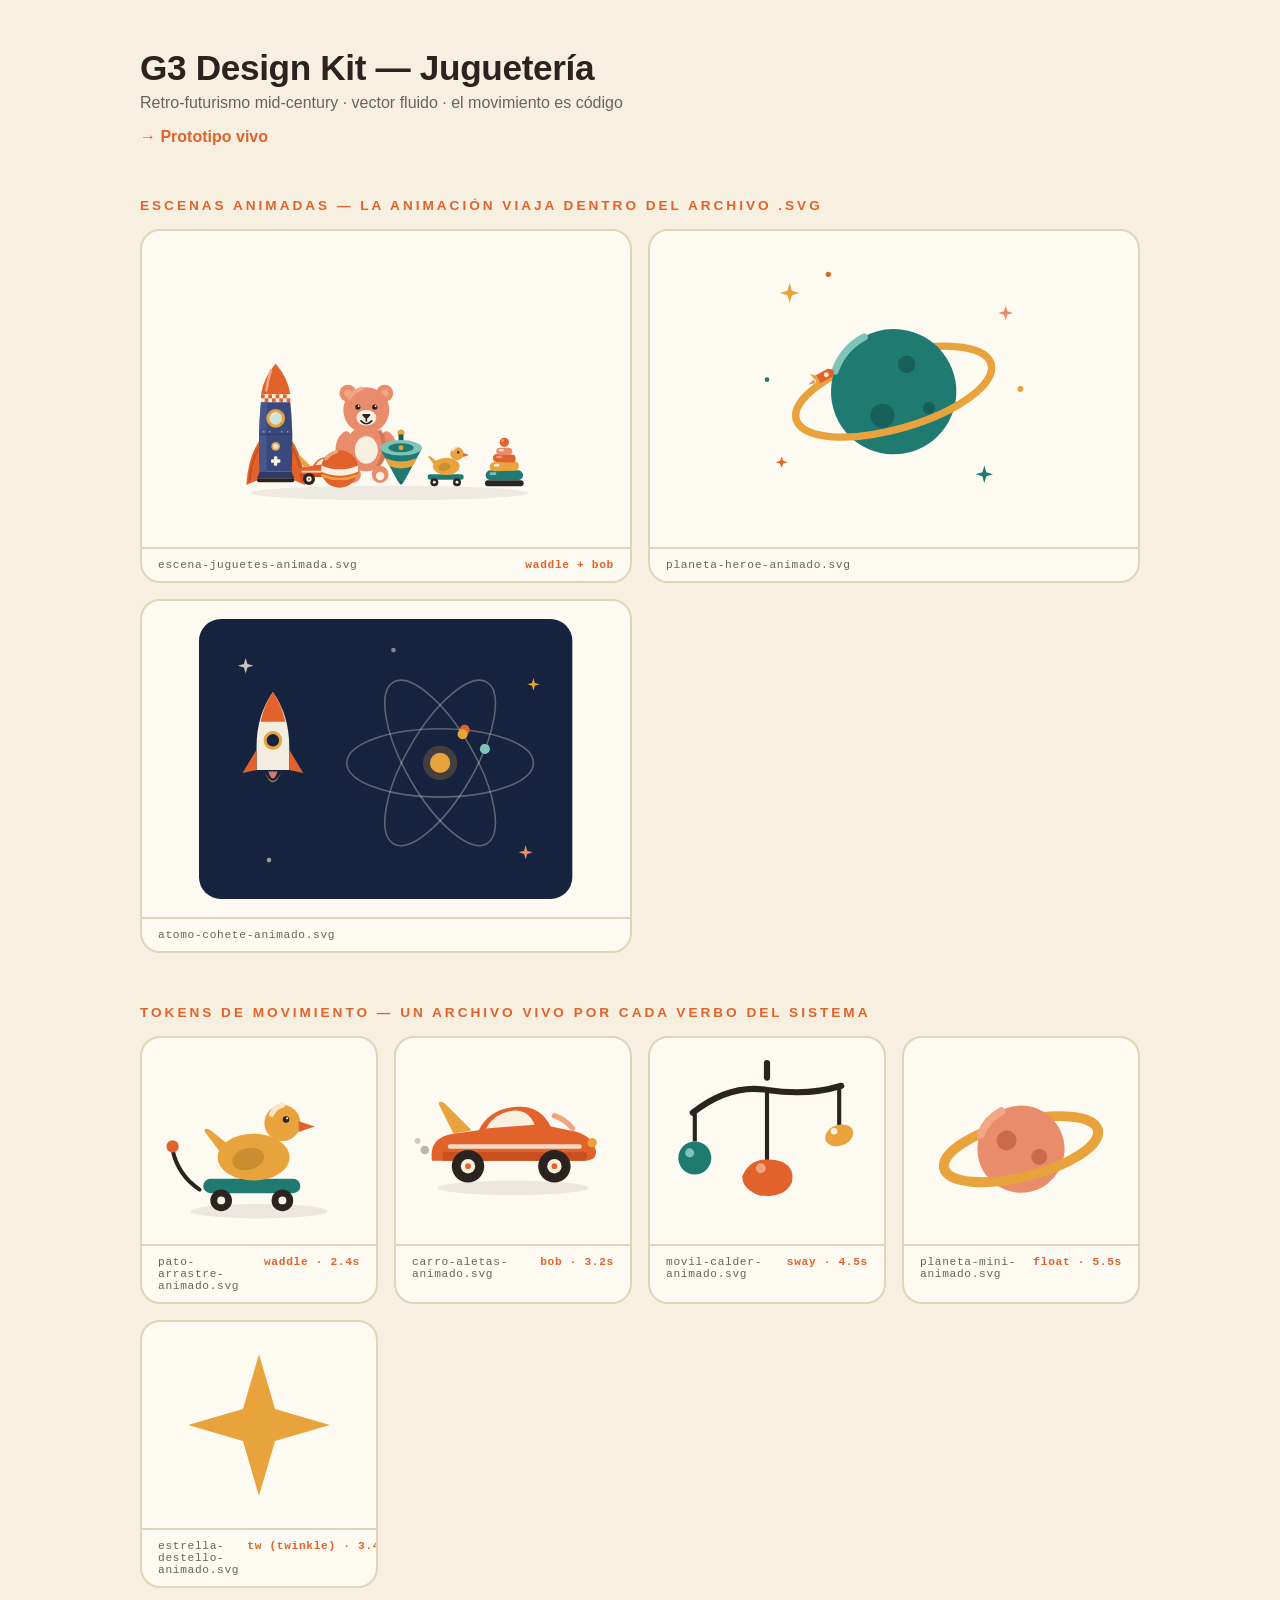
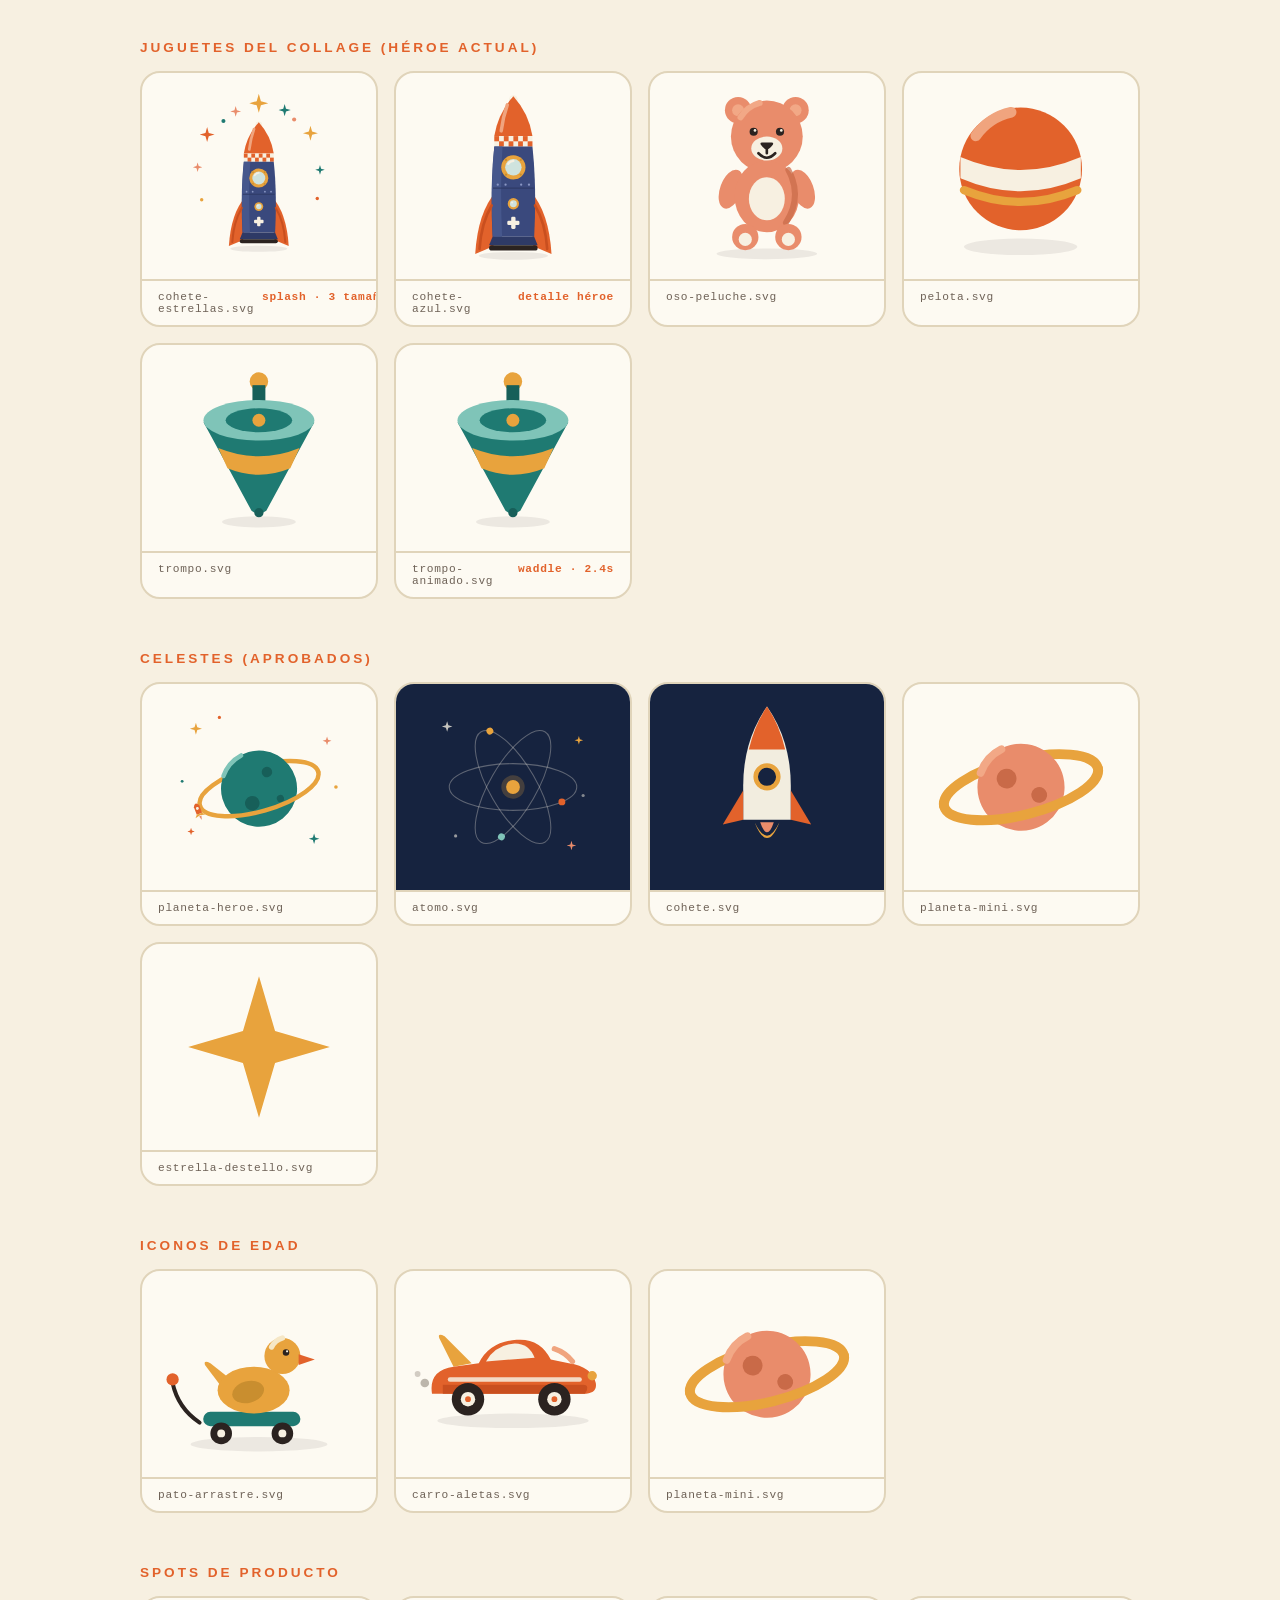
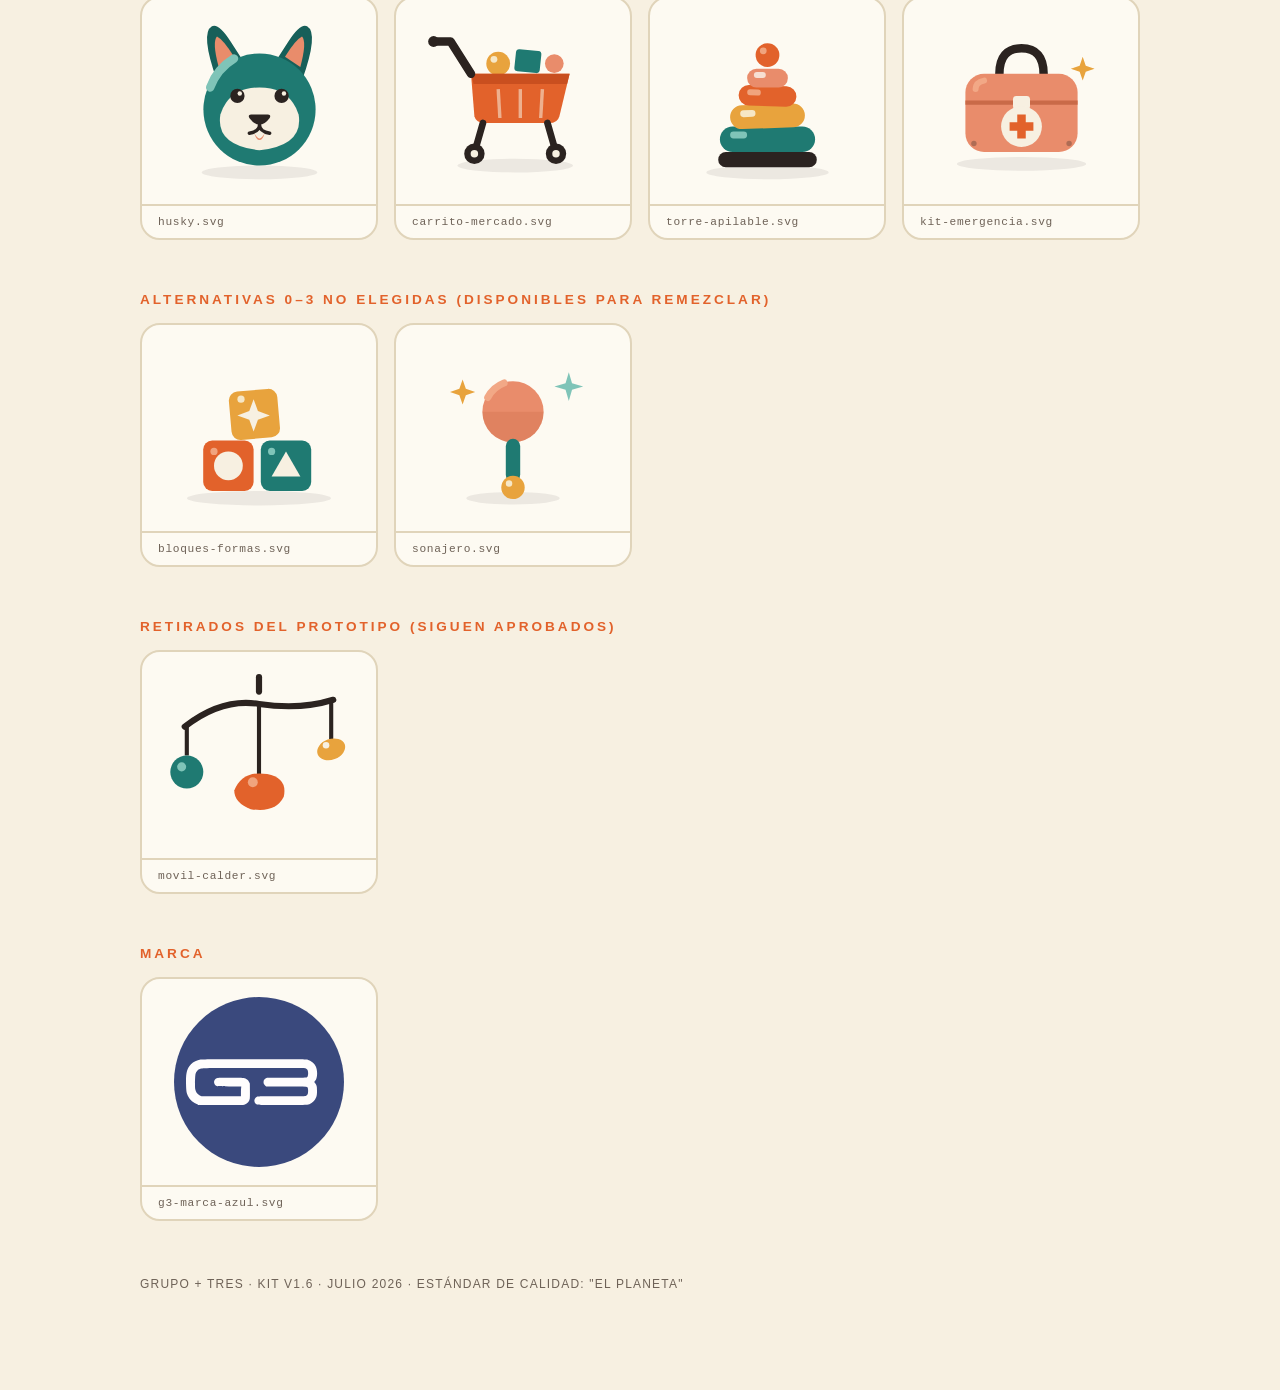
<file: kit/index.html>
<!doctype html>
<html lang="es"><head><meta charset="utf-8"><meta name="viewport" content="width=device-width, initial-scale=1">
<title>G3 Design Kit — Juguetería</title>
<style>
body{margin:0;background:#F7F0E1;color:#2B2320;font-family:"Avenir Next",Avenir,Futura,"Century Gothic",sans-serif;padding:48px 24px 80px}
.wrap{max-width:1000px;margin:0 auto}
h1{font-family:Futura,"Century Gothic",sans-serif;font-size:2.2rem;letter-spacing:-.01em;margin:0 0 6px}
.sub{color:#6E6257;margin:0 0 8px}
.links a{color:#E2622B;font-weight:600;text-decoration:none}
h2{font-family:Futura,"Century Gothic",sans-serif;font-size:.85rem;letter-spacing:.22em;text-transform:uppercase;color:#E2622B;margin:52px 0 16px}
.grid{display:grid;grid-template-columns:repeat(auto-fill,minmax(210px,1fr));gap:16px}
.grid.wide{grid-template-columns:repeat(auto-fill,minmax(340px,1fr))}
.card{background:#FDFAF2;border:2px solid #E0D4BA;border-radius:20px;overflow:hidden}
.art{height:170px;display:flex;align-items:center;justify-content:center;padding:18px}
.wide .art{height:280px}
.art svg{max-width:100%;max-height:100%}
.name{font-family:ui-monospace,Menlo,monospace;font-size:.7rem;letter-spacing:.06em;color:#6E6257;padding:10px 16px;border-top:2px solid #E0D4BA;display:flex;justify-content:space-between;gap:8px}
.tok{color:#E2622B;font-weight:700;white-space:nowrap}
.dark .art{background:#16233F}
footer{margin-top:56px;font-size:.75rem;color:#6E6257;letter-spacing:.1em;text-transform:uppercase;font-family:Futura,"Century Gothic",sans-serif}
</style></head><body><div class="wrap">
<h1>G3 Design Kit — Juguetería</h1>
<p class="sub">Retro-futurismo mid-century · vector fluido · el movimiento es código</p>
<p class="links"><a href="https://manulopez-bk.github.io/g3-prototypes/">→ Prototipo vivo</a></p>
<h2>Escenas animadas — la animación viaja dentro del archivo .svg</h2><div class="grid wide"><div class="card"><div class="art"><svg viewBox="0 0 460 420" xmlns="http://www.w3.org/2000/svg">
  <style>
    .tw{transform-box:fill-box;transform-origin:center;animation:tw 3.4s ease-in-out infinite;animation-delay:var(--d,0s)}
    @keyframes tw{50%{transform:scale(.55) rotate(18deg);opacity:.55}}
    .bob{animation:bob 3.2s ease-in-out infinite}
    @keyframes bob{50%{transform:translateY(-4px)}}
    .waddle{transform-box:fill-box;transform-origin:50% 100%;animation:waddle 2.4s ease-in-out infinite}
    @keyframes waddle{25%{transform:rotate(-3deg)}75%{transform:rotate(3deg)}}
    @media (prefers-reduced-motion:reduce){*{animation:none!important}}
  </style>
<ellipse cx="235" cy="366" rx="208" ry="11" fill="#2B2320" opacity=".07"/>
  <g transform="translate(14,166)">
    <circle cx="50" cy="10" r="5" fill="#F7F0E1"/><circle cx="48.3" cy="8.3" r="1.6" fill="#FFFFFF" opacity=".8"/>
    <path d="M50 6 Q68 26 72 52 L28 52 Q32 26 50 6 Z" fill="#E2622B"/>
    <path d="M43 16 Q38 30 36 46" fill="none" stroke="#F0A47E" stroke-width="4" stroke-linecap="round"/>
    <rect x="28" y="52" width="44" height="12" fill="#F7F0E1"/>
    <rect x="28" y="52" width="5.5" height="6" fill="#E2622B"/><rect x="39" y="52" width="5.5" height="6" fill="#E2622B"/><rect x="50" y="52" width="5.5" height="6" fill="#E2622B"/><rect x="61" y="52" width="5.5" height="6" fill="#E2622B"/>
    <rect x="33.5" y="58" width="5.5" height="6" fill="#E2622B"/><rect x="44.5" y="58" width="5.5" height="6" fill="#E2622B"/><rect x="55.5" y="58" width="5.5" height="6" fill="#E2622B"/><rect x="66.5" y="58" width="5.5" height="6" fill="#E2622B"/>
    <path d="M30 116 Q9 140 6 188 L27 179 L30 142 Z" fill="#E2622B"/>
    <path d="M70 116 Q91 140 94 188 L73 179 L70 142 Z" fill="#E2622B"/>
    <path d="M28 64 L72 64 Q77 110 74 168 L26 168 Q23 110 28 64 Z" fill="#3A497D"/>
    <path d="M28 64 Q23.5 110 26.3 168 L37 168 Q34.5 110 37.5 64 Z" fill="#46578C"/>
    <path d="M25 132 Q13 152 11 182" fill="none" stroke="#C94F1F" stroke-width="3" stroke-linecap="round"/>
    <path d="M75 132 Q87 152 89 182" fill="none" stroke="#C94F1F" stroke-width="3" stroke-linecap="round"/>
    <path d="M26.5 112 L73.5 112" stroke="#2E3A66" stroke-width="1.5" opacity=".9"/>
    <circle cx="32" cy="108" r="1.3" fill="#8A97C4"/><circle cx="41" cy="108" r="1.3" fill="#8A97C4"/><circle cx="59" cy="108" r="1.3" fill="#8A97C4"/><circle cx="68" cy="108" r="1.3" fill="#8A97C4"/>
    <circle cx="50" cy="88" r="14" fill="#E8A33D"/>
    <circle cx="50" cy="88" r="9.5" fill="#CFE3DE"/>
    <path d="M44 84 A 8 8 0 0 1 50 80.5" fill="none" stroke="#F7F0E1" stroke-width="2.5" stroke-linecap="round"/>
    <circle cx="58.5" cy="96.5" r="1.3" fill="#C98E2F"/><circle cx="41.5" cy="96.5" r="1.3" fill="#C98E2F"/><circle cx="58.5" cy="79.5" r="1.3" fill="#C98E2F"/><circle cx="41.5" cy="79.5" r="1.3" fill="#C98E2F"/>
    <circle cx="50" cy="130" r="6.5" fill="#E8A33D"/><circle cx="50" cy="130" r="4" fill="#CFE3DE"/><circle cx="48.6" cy="128.6" r="1.2" fill="#F7F0E1"/>
    <rect x="47.5" y="145" width="5" height="14" rx="1.5" fill="#F7F0E1"/>
    <rect x="43" y="149.5" width="14" height="5" rx="1.5" fill="#F7F0E1"/>
    <path d="M26 168 L74 168 L78 178 L22 178 Z" fill="#2E3A66"/>
    <rect x="22" y="178" width="56" height="6" rx="3" fill="#2B2320"/>
  </g>
  <g transform="translate(352,267)">
    <rect x="26" y="80" width="58" height="9" rx="4.5" fill="#2B2320"/>
    <rect x="27" y="65" width="56" height="15" rx="7.5" fill="#1F7A72"/>
    <rect x="33" y="68" width="10" height="4" rx="2" fill="#7FC4B8"/>
    <rect x="33" y="52" width="44" height="14" rx="7" transform="rotate(-2 55 59)" fill="#E8A33D"/>
    <rect x="39" y="55" width="9" height="4" rx="2" transform="rotate(-2 55 59)" fill="#F6E7C6"/>
    <rect x="38" y="41" width="34" height="12" rx="6" transform="rotate(2 55 47)" fill="#E2622B"/>
    <rect x="43" y="43.5" width="8" height="3.5" rx="1.75" transform="rotate(2 55 47)" fill="#F0A47E"/>
    <rect x="43" y="31" width="24" height="11" rx="5.5" fill="#E98C6B"/>
    <rect x="47" y="33" width="7" height="3.5" rx="1.75" fill="#F7DFD2"/>
    <circle cx="55" cy="23" r="7" fill="#E2622B"/>
    <circle cx="52.5" cy="20.5" r="2" fill="#F0A47E"/>
  </g>
  <g transform="translate(200,290) scale(1.15)">
    <circle cx="-24" cy="-64" r="11" fill="#E98C6B"/><circle cx="-24" cy="-64" r="5" fill="#F2A886"/>
    <circle cx="24" cy="-64" r="11" fill="#E98C6B"/><circle cx="24" cy="-64" r="5" fill="#F2A886"/>
    <circle cx="0" cy="-42" r="30" fill="#E98C6B"/>
    <path d="M -22 -58 A 28 28 0 0 1 -6 -70" fill="none" stroke="#F2A886" stroke-width="5" stroke-linecap="round"/>
    <ellipse cx="-30" cy="2" rx="9" ry="17" transform="rotate(20 -30 2)" fill="#E98C6B"/>
    <ellipse cx="30" cy="2" rx="9" ry="17" transform="rotate(-20 30 2)" fill="#E98C6B"/>
    <ellipse cx="0" cy="8" rx="27" ry="30" fill="#E98C6B"/>
    <path d="M 18 -14 Q 30 8 16 30" fill="none" stroke="#C96A48" stroke-width="5" stroke-linecap="round" opacity=".7"/>
    <ellipse cx="0" cy="10" rx="15" ry="18" fill="#F7F0E1"/>
    <ellipse cx="0" cy="-32" rx="13" ry="10" fill="#F7F0E1"/>
    <path d="M -4 -37 L 4 -37 Q 6 -37 5 -35 Q 2 -31 0 -31 Q -2 -31 -5 -35 Q -6 -37 -4 -37 Z" fill="#2B2320"/>
    <path d="M 0 -31 L 0 -28 M -7 -28 Q 0 -20.5 7 -28" fill="none" stroke="#2B2320" stroke-width="2.2" stroke-linecap="round"/>
    <circle cx="-11" cy="-46" r="3.4" fill="#2B2320"/><circle cx="-9.9" cy="-47.1" r="1.1" fill="#F7F0E1"/>
    <circle cx="11" cy="-46" r="3.4" fill="#2B2320"/><circle cx="12.1" cy="-47.1" r="1.1" fill="#F7F0E1"/>
    <circle cx="-18" cy="42" r="11" fill="#E98C6B"/><circle cx="-18" cy="44" r="5.5" fill="#F7F0E1"/>
    <circle cx="18" cy="42" r="11" fill="#E98C6B"/><circle cx="18" cy="44" r="5.5" fill="#F7F0E1"/>
  </g>
  <g transform="translate(84,296)">
    <g class="bob">
      <path d="M22 31 L14 15 Q13 12 17 14 L32 29 Z" fill="#E8A33D"/>
      <path d="M10 46 Q8 33 22 31 L36 29 Q42 17 57 16 Q70 15 76 27 L86 29 Q99 31 101 40 Q102 46 94 46 L16 46 Z" fill="#E2622B"/>
      <path d="M40 28 Q45 19 56 18 Q64 18 67 26 Z" fill="#F7F0E1"/>
      <path d="M16 41 L94 41 Q97 41 96 44 L95 46 L16 46 Z" fill="#C94F1F"/>
      <line x1="20" y1="38" x2="92" y2="38" stroke="#F7F0E1" stroke-width="2.5" stroke-linecap="round" opacity=".85"/>
      <path d="M78 21 Q84 23 88 28" fill="none" stroke="#F0A47E" stroke-width="3" stroke-linecap="round"/>
      <circle cx="99" cy="36" r="2.6" fill="#E8A33D"/>
    </g>
    <circle cx="30" cy="49" r="9" fill="#2B2320"/><circle cx="30" cy="49" r="4" fill="#F7F0E1"/><circle cx="30" cy="49" r="1.6" fill="#E2622B"/>
    <circle cx="78" cy="49" r="9" fill="#2B2320"/><circle cx="78" cy="49" r="4" fill="#F7F0E1"/><circle cx="78" cy="49" r="1.6" fill="#E2622B"/>
  </g>
  <g transform="translate(268,272)">
    <rect x="24" y="66" width="54" height="8" rx="4" fill="#1F7A72"/>
    <circle cx="34" cy="78" r="6" fill="#2B2320"/><circle cx="34" cy="78" r="2.2" fill="#F7F0E1"/>
    <circle cx="68" cy="78" r="6" fill="#2B2320"/><circle cx="68" cy="78" r="2.2" fill="#F7F0E1"/>
    <g class="waddle">
      <path d="M34 52 L25 40 Q24 37 28 39 L38 47 Z" fill="#E8A33D"/>
      <ellipse cx="52" cy="54" rx="20" ry="13" fill="#E8A33D"/>
      <ellipse cx="49" cy="55" rx="9" ry="6" transform="rotate(-15 49 55)" fill="#C98E2F"/>
      <circle cx="68" cy="35" r="10" fill="#E8A33D"/>
      <path d="M62 30 A10 10 0 0 1 68 25" fill="none" stroke="#F6E7C6" stroke-width="3" stroke-linecap="round"/>
      <path d="M77 34 L86 37 L77 40 Z" fill="#E2622B"/>
      <circle cx="70" cy="33" r="1.8" fill="#2B2320"/><circle cx="70.6" cy="32.4" r=".6" fill="#F7F0E1"/>
    </g>
  </g>
  <g transform="translate(160,330) scale(1.08)">
    <circle r="26" fill="#E2622B"/>
    <path d="M -25.5 -5 Q 0 6 25.5 -5 L 25.5 4 Q 0 15 -25.5 4 Z" fill="#F7F0E1"/>
    <path d="M -24 9 Q 0 19 24 9" stroke="#E8A33D" stroke-width="3.5" fill="none" stroke-linecap="round"/>
    <path d="M -19 -14 A 25 25 0 0 1 -4 -24" stroke="#F0A47E" stroke-width="4.5" fill="none" stroke-linecap="round"/>
  </g>
  <g transform="translate(252,314) scale(1.05)">
    <g class="waddle">
      <circle cx="0" cy="-36" r="5" fill="#E8A33D"/>
      <rect x="-3.5" y="-34" width="7" height="10" fill="#175F59"/>
      <path d="M -30 -14 Q 0 -4 30 -14 L 4 34 Q 0 37 -4 34 Z" fill="#1F7A72"/>
      <ellipse cx="0" cy="-15" rx="30" ry="11" fill="#7FC4B8"/>
      <ellipse cx="0" cy="-15" rx="18" ry="6.5" fill="#1F7A72"/>
      <circle cx="0" cy="-15" r="3.5" fill="#E8A33D"/>
      <path d="M -22 0 Q 0 9 22 0 L 17 11 Q 0 18 -17 11 Z" fill="#E8A33D"/>
      <circle cx="0" cy="35" r="2.5" fill="#175F59"/>
    </g>
  </g>
</svg>
</div><div class="name">escena-juguetes-animada.svg <span class="tok">waddle + bob</span></div></div><div class="card"><div class="art"><svg viewBox="0 0 440 420" xmlns="http://www.w3.org/2000/svg">
  <style>
    .tw{transform-box:fill-box;transform-origin:center;animation:tw 3.4s ease-in-out infinite;animation-delay:var(--d,0s)}
    @keyframes tw{50%{transform:scale(.55) rotate(18deg);opacity:.55}}
    .float{transform-box:fill-box;transform-origin:center;animation:float 5.5s ease-in-out infinite}
    @keyframes float{50%{transform:translateY(-9px)}}
    @media (prefers-reduced-motion:reduce){*{animation:none!important}}
  </style>
  <g class="tw" style="--d:0s"><path transform="translate(64,66)" d="M0 -15 L3.4 -3.4 L15 0 L3.4 3.4 L0 15 L-3.4 3.4 L-15 0 L-3.4 -3.4 Z" fill="#E8A33D"/></g>
  <g class="tw" style="--d:1.1s"><path transform="translate(388,96)" d="M0 -11 L2.6 -2.6 L11 0 L2.6 2.6 L0 11 L-2.6 2.6 L-11 0 L-2.6 -2.6 Z" fill="#E98C6B"/></g>
  <g class="tw" style="--d:2s"><path transform="translate(356,338)" d="M0 -13 L3 -3 L13 0 L3 3 L0 13 L-3 3 L-13 0 L-3 -3 Z" fill="#1F7A72"/></g>
  <g class="tw" style="--d:.6s"><path transform="translate(52,320)" d="M0 -9 L2.2 -2.2 L9 0 L2.2 2.2 L0 9 L-2.2 2.2 L-9 0 L-2.2 -2.2 Z" fill="#E2622B"/></g>
  <circle cx="122" cy="38" r="4" fill="#E2622B"/>
  <circle cx="410" cy="210" r="4.5" fill="#E8A33D"/>
  <circle cx="30" cy="196" r="3.5" fill="#1F7A72"/>
  <g class="float">
    <g transform="translate(220,214)">
      <g transform="rotate(-16)">
        <path d="M -152 0 A 152 56 0 0 1 152 0" fill="none" stroke="#E8A33D" stroke-width="11" stroke-linecap="round"/>
        <circle r="94" fill="#1F7A72"/>
        <path d="M -76 -54 A 93 93 0 0 1 -20 -91" stroke="#7FC4B8" stroke-width="11" fill="none" stroke-linecap="round"/>
        <circle cx="30" cy="-34" r="13" fill="#175F59"/>
        <circle cx="-26" cy="30" r="18" fill="#175F59"/>
        <circle cx="44" cy="38" r="9" fill="#175F59"/>
        <path d="M -152 0 A 152 56 0 0 0 152 0" fill="none" stroke="#E8A33D" stroke-width="11" stroke-linecap="round"/>
        <path id="orbita" d="M -168 0 A 168 62 0 1 1 168 0 A 168 62 0 1 1 -168 0" fill="none"/>
        <g>
          <g>
            <path d="M -15 -7 L 5 -7 Q 18 0 5 7 L -15 7 Z" fill="#E2622B"/>
            <circle cx="-1" cy="0" r="3.6" fill="#F7F0E1"/>
            <path d="M -15 -7 L -22 -13 L -19 0 L -22 13 L -15 7 Z" fill="#E8A33D"/>
            <path d="M -21 -3 L -32 0 L -21 3 Z" fill="#E98C6B"/>
          </g>
          <animateMotion dur="14s" repeatCount="indefinite" rotate="auto">
            <mpath href="#orbita"/>
          </animateMotion>
        </g>
      </g>
    </g>
  </g>
</svg>
</div><div class="name">planeta-heroe-animado.svg</div></div><div class="card"><div class="art"><svg viewBox="0 0 480 360" xmlns="http://www.w3.org/2000/svg">
  <style>
    .tw{transform-box:fill-box;transform-origin:center;animation:tw 3.4s ease-in-out infinite;animation-delay:var(--d,0s)}
    @keyframes tw{50%{transform:scale(.55) rotate(18deg);opacity:.55}}
    .float{animation:float 5.5s ease-in-out infinite}
    @keyframes float{50%{transform:translateY(-9px)}}
    @media (prefers-reduced-motion:reduce){*{animation:none!important}}
  </style>
  <rect x="0" y="0" width="480" height="360" rx="28" fill="#16233F"/>
  <g class="tw" style="--d:.4s"><path transform="translate(60,60)" d="M0 -10 L2.3 -2.3 L10 0 L2.3 2.3 L0 10 L-2.3 2.3 L-10 0 L-2.3 -2.3 Z" fill="#F2EDDF" opacity=".8"/></g>
  <g class="tw" style="--d:1.6s"><path transform="translate(430,84)" d="M0 -8 L1.8 -1.8 L8 0 L1.8 1.8 L0 8 L-1.8 1.8 L-8 0 L-1.8 -1.8 Z" fill="#E8A33D"/></g>
  <g class="tw" style="--d:2.4s"><path transform="translate(420,300)" d="M0 -9 L2 -2 L9 0 L2 2 L0 9 L-2 2 L-9 0 L-2 -2 Z" fill="#E98C6B"/></g>
  <circle cx="90" cy="310" r="3" fill="#F2EDDF" opacity=".6"/>
  <circle cx="250" cy="40" r="3" fill="#F2EDDF" opacity=".5"/>
  <g transform="translate(310,185)">
    <g>
      <path id="ka1" d="M -120 0 A 120 44 0 1 1 120 0 A 120 44 0 1 1 -120 0" fill="none" stroke="#F2EDDF" stroke-width="2" opacity=".32"/>
      <circle r="6.5" fill="#E2622B"><animateMotion dur="6s" repeatCount="indefinite"><mpath href="#ka1"/></animateMotion></circle>
    </g>
    <g transform="rotate(60)">
      <path id="ka2" d="M -120 0 A 120 44 0 1 1 120 0 A 120 44 0 1 1 -120 0" fill="none" stroke="#F2EDDF" stroke-width="2" opacity=".32"/>
      <circle r="6.5" fill="#E8A33D"><animateMotion dur="8.5s" repeatCount="indefinite"><mpath href="#ka2"/></animateMotion></circle>
    </g>
    <g transform="rotate(120)">
      <path id="ka3" d="M -120 0 A 120 44 0 1 1 120 0 A 120 44 0 1 1 -120 0" fill="none" stroke="#F2EDDF" stroke-width="2" opacity=".32"/>
      <circle r="6.5" fill="#7FC4B8"><animateMotion dur="11s" repeatCount="indefinite"><mpath href="#ka3"/></animateMotion></circle>
    </g>
    <circle r="13" fill="#E8A33D"/>
    <circle r="22" fill="#E8A33D" opacity=".22"/>
  </g>
  <g transform="translate(50,90)">
    <g class="float">
      <path d="M45 4 Q66 34 66 74 L66 104 L24 104 L24 74 Q24 34 45 4 Z" fill="#F2EDDF"/>
      <path d="M45 4 Q56 20 61 42 L29 42 Q34 20 45 4 Z" fill="#E2622B"/>
      <circle cx="45" cy="66" r="10" fill="#16233F" stroke="#E8A33D" stroke-width="4"/>
      <path d="M24 78 L6 108 L24 104 Z" fill="#E2622B"/>
      <path d="M66 78 L84 108 L66 104 Z" fill="#E2622B"/>
      <path d="M34 106 Q45 134 56 106 Q50 118 45 118 Q40 118 34 106 Z" fill="#E8A33D">
        <animate attributeName="opacity" values="1;.45;1" dur=".5s" repeatCount="indefinite"/>
      </path>
      <path d="M39 106 Q45 124 51 106 Z" fill="#E98C6B">
        <animate attributeName="opacity" values=".5;1;.5" dur=".4s" repeatCount="indefinite"/>
      </path>
    </g>
  </g>
</svg>
</div><div class="name">atomo-cohete-animado.svg</div></div></div><h2>Tokens de movimiento — un archivo vivo por cada verbo del sistema</h2><div class="grid"><div class="card"><div class="art"><svg viewBox="0 0 110 90" xmlns="http://www.w3.org/2000/svg">
  <style>.waddle{transform-box:fill-box;transform-origin:50% 100%;animation:waddle 2.4s ease-in-out infinite}@keyframes waddle{25%{transform:rotate(-3deg)}75%{transform:rotate(3deg)}}@media (prefers-reduced-motion:reduce){*{animation:none!important}}</style>
  <ellipse cx="55" cy="84" rx="38" ry="4" fill="#2B2320" opacity=".08"/>
  <path d="M22 72 Q10 64 7 50" fill="none" stroke="#2B2320" stroke-width="2.2" stroke-linecap="round"/>
  <circle cx="7" cy="48" r="3.4" fill="#E2622B"/>
  <rect x="24" y="66" width="54" height="8" rx="4" fill="#1F7A72"/>
  <circle cx="34" cy="78" r="6" fill="#2B2320"/><circle cx="34" cy="78" r="2.2" fill="#F7F0E1"/>
  <circle cx="68" cy="78" r="6" fill="#2B2320"/><circle cx="68" cy="78" r="2.2" fill="#F7F0E1"/>
  <g class="waddle">
    <path d="M34 52 L25 40 Q24 37 28 39 L38 47 Z" fill="#E8A33D"/>
    <ellipse cx="52" cy="54" rx="20" ry="13" fill="#E8A33D"/>
    <ellipse cx="49" cy="55" rx="9" ry="6" transform="rotate(-15 49 55)" fill="#C98E2F"/>
    <circle cx="68" cy="35" r="10" fill="#E8A33D"/>
    <path d="M62 30 A10 10 0 0 1 68 25" fill="none" stroke="#F6E7C6" stroke-width="3" stroke-linecap="round"/>
    <path d="M77 34 L86 37 L77 40 Z" fill="#E2622B"/>
    <circle cx="70" cy="33" r="1.8" fill="#2B2320"/><circle cx="70.6" cy="32.4" r=".6" fill="#F7F0E1"/>
  </g>
</svg>
</div><div class="name">pato-arrastre-animado.svg <span class="tok">waddle · 2.4s</span></div></div><div class="card"><div class="art"><svg viewBox="0 0 110 70" xmlns="http://www.w3.org/2000/svg">
  <style>.bob{animation:bob 3.2s ease-in-out infinite}@keyframes bob{50%{transform:translateY(-4px)}}@media (prefers-reduced-motion:reduce){*{animation:none!important}}</style>
  <ellipse cx="55" cy="61" rx="42" ry="4" fill="#2B2320" opacity=".08"/>
  <g class="bob">
    <path d="M22 31 L14 15 Q13 12 17 14 L32 29 Z" fill="#E8A33D"/>
    <path d="M10 46 Q8 33 22 31 L36 29 Q42 17 57 16 Q70 15 76 27 L86 29 Q99 31 101 40 Q102 46 94 46 L16 46 Z" fill="#E2622B"/>
    <path d="M40 28 Q45 19 56 18 Q64 18 67 26 Z" fill="#F7F0E1"/>
    <path d="M16 41 L94 41 Q97 41 96 44 L95 46 L16 46 Z" fill="#C94F1F"/>
    <line x1="20" y1="38" x2="92" y2="38" stroke="#F7F0E1" stroke-width="2.5" stroke-linecap="round" opacity=".85"/>
    <path d="M78 21 Q84 23 88 28" fill="none" stroke="#F0A47E" stroke-width="3" stroke-linecap="round"/>
    <circle cx="99" cy="36" r="2.6" fill="#E8A33D"/>
    <circle cx="6" cy="40" r="2.4" fill="#6E6257" opacity=".45"/>
    <circle cx="2" cy="35" r="1.6" fill="#6E6257" opacity=".3"/>
  </g>
  <circle cx="30" cy="49" r="9" fill="#2B2320"/><circle cx="30" cy="49" r="4" fill="#F7F0E1"/><circle cx="30" cy="49" r="1.6" fill="#E2622B"/>
  <circle cx="78" cy="49" r="9" fill="#2B2320"/><circle cx="78" cy="49" r="4" fill="#F7F0E1"/><circle cx="78" cy="49" r="1.6" fill="#E2622B"/>
</svg>
</div><div class="name">carro-aletas-animado.svg <span class="tok">bob · 3.2s</span></div></div><div class="card"><div class="art"><svg viewBox="0 0 96 80" xmlns="http://www.w3.org/2000/svg">
  <style>.sway{transform-box:fill-box;transform-origin:top center;animation:sway 4.5s ease-in-out infinite}@keyframes sway{50%{transform:rotate(5deg)}}@media (prefers-reduced-motion:reduce){*{animation:none!important}}</style>
  <g class="sway">
    <line x1="48" y1="2" x2="48" y2="9" stroke="#2B2320" stroke-width="3" stroke-linecap="round"/>
    <path d="M12 26 Q30 12 48 15 Q68 18 84 13" fill="none" stroke="#2B2320" stroke-width="3" stroke-linecap="round"/>
    <line x1="13" y1="25" x2="13" y2="40" stroke="#2B2320" stroke-width="2"/>
    <line x1="48" y1="15" x2="48" y2="50" stroke="#2B2320" stroke-width="2"/>
    <line x1="83" y1="14" x2="83" y2="32" stroke="#2B2320" stroke-width="2"/>
    <circle cx="13" cy="48" r="8" fill="#1F7A72"/>
    <circle cx="10.5" cy="45.5" r="2.2" fill="#7FC4B8"/>
    <path d="M36 57 Q40 47 52 49 Q62 51 60 60 Q56 68 44 66 Q36 63 36 57 Z" fill="#E2622B"/>
    <circle cx="45" cy="53" r="2.4" fill="#F0A47E"/>
    <ellipse cx="83" cy="37" rx="7" ry="5" transform="rotate(-20 83 37)" fill="#E8A33D"/>
    <circle cx="80.5" cy="35" r="1.6" fill="#F7F0E1"/>
  </g>
</svg>
</div><div class="name">movil-calder-animado.svg <span class="tok">sway · 4.5s</span></div></div><div class="card"><div class="art"><svg viewBox="0 0 100 76" xmlns="http://www.w3.org/2000/svg">
  <style>.float{transform-box:fill-box;transform-origin:center;animation:float 5.5s ease-in-out infinite}@keyframes float{50%{transform:translateY(-9px)}}@media (prefers-reduced-motion:reduce){*{animation:none!important}}</style>
  <g class="float">
    <g transform="translate(50,42) rotate(-14)">
      <path d="M -40 0 A 40 14 0 0 1 40 0" fill="none" stroke="#E8A33D" stroke-width="5" stroke-linecap="round"/>
      <circle r="22" fill="#E98C6B"/>
      <circle cx="-6" cy="-6" r="5" fill="#C96A48"/>
      <circle cx="8" cy="6" r="4" fill="#C96A48"/>
      <path d="M -18 -12 A 21 21 0 0 1 -5 -21" fill="none" stroke="#F2A886" stroke-width="4" stroke-linecap="round"/>
      <path d="M -40 0 A 40 14 0 0 0 40 0" fill="none" stroke="#E8A33D" stroke-width="5" stroke-linecap="round"/>
    </g>
  </g>
</svg>
</div><div class="name">planeta-mini-animado.svg <span class="tok">float · 5.5s</span></div></div><div class="card"><div class="art"><svg viewBox="-18 -18 36 36" xmlns="http://www.w3.org/2000/svg">
  <style>.tw{transform-box:fill-box;transform-origin:center;animation:tw 3.4s ease-in-out infinite}@keyframes tw{50%{transform:scale(.55) rotate(18deg);opacity:.55}}@media (prefers-reduced-motion:reduce){*{animation:none!important}}</style>
  <g class="tw"><path d="M0 -15 L3.4 -3.4 L15 0 L3.4 3.4 L0 15 L-3.4 3.4 L-15 0 L-3.4 -3.4 Z" fill="#E8A33D"/></g>
</svg>
</div><div class="name">estrella-destello-animado.svg <span class="tok">tw (twinkle) · 3.4s</span></div></div></div><h2>Juguetes del collage (héroe actual)</h2><div class="grid"><div class="card"><div class="art"><svg viewBox="0 0 220 250"  xmlns="http://www.w3.org/2000/svg">
  <style>
    .tw{transform-box:fill-box;transform-origin:center;animation:tw 3.4s ease-in-out infinite;animation-delay:var(--d,0s)}
    @keyframes tw{50%{transform:scale(.55) rotate(18deg);opacity:.55}}
    @media (prefers-reduced-motion:reduce){*{animation:none!important}}
  </style>
  <g class="tw" style="--d:0s"><path transform="translate(110,18)" d="M0 -14 L3.1 -3.1 L14 0 L3.1 3.1 L0 14 L-3.1 3.1 L-14 0 L-3.1 -3.1 Z" fill="#E8A33D"/></g>
  <g class="tw" style="--d:.9s"><path transform="translate(76,30)" d="M0 -8 L1.8 -1.8 L8 0 L1.8 1.8 L0 8 L-1.8 1.8 L-8 0 L-1.8 -1.8 Z" fill="#E98C6B"/></g>
  <g class="tw" style="--d:1.7s"><path transform="translate(148,28)" d="M0 -9 L2 -2 L9 0 L2 2 L0 9 L-2 2 L-9 0 L-2 -2 Z" fill="#1F7A72"/></g>
  <g class="tw" style="--d:.4s"><path transform="translate(34,64)" d="M0 -11 L2.4 -2.4 L11 0 L2.4 2.4 L0 11 L-2.4 2.4 L-11 0 L-2.4 -2.4 Z" fill="#E2622B"/></g>
  <g class="tw" style="--d:2.3s"><path transform="translate(186,62)" d="M0 -11 L2.4 -2.4 L11 0 L2.4 2.4 L0 11 L-2.4 2.4 L-11 0 L-2.4 -2.4 Z" fill="#E8A33D"/></g>
  <g class="tw" style="--d:1.3s"><path transform="translate(20,112)" d="M0 -7 L1.6 -1.6 L7 0 L1.6 1.6 L0 7 L-1.6 1.6 L-7 0 L-1.6 -1.6 Z" fill="#E98C6B"/></g>
  <g class="tw" style="--d:2.9s"><path transform="translate(200,116)" d="M0 -7 L1.6 -1.6 L7 0 L1.6 1.6 L0 7 L-1.6 1.6 L-7 0 L-1.6 -1.6 Z" fill="#1F7A72"/></g>
  <circle cx="58" cy="44" r="3" fill="#1F7A72"/>
  <circle cx="162" cy="42" r="3" fill="#E98C6B"/>
  <circle cx="26" cy="160" r="2.5" fill="#E8A33D"/>
  <circle cx="196" cy="158" r="2.5" fill="#E2622B"/>
  <ellipse cx="110" cy="232" rx="42" ry="4.5" fill="#2B2320" opacity=".08"/>
  <g transform="translate(60,40)">
    <circle cx="50" cy="10" r="5" fill="#F7F0E1"/><circle cx="48.3" cy="8.3" r="1.6" fill="#FFFFFF" opacity=".8"/>
    <path d="M50 6 Q68 26 72 52 L28 52 Q32 26 50 6 Z" fill="#E2622B"/>
    <path d="M43 16 Q38 30 36 46" fill="none" stroke="#F0A47E" stroke-width="4" stroke-linecap="round"/>
    <rect x="28" y="52" width="44" height="12" fill="#F7F0E1"/>
    <rect x="28" y="52" width="5.5" height="6" fill="#E2622B"/><rect x="39" y="52" width="5.5" height="6" fill="#E2622B"/><rect x="50" y="52" width="5.5" height="6" fill="#E2622B"/><rect x="61" y="52" width="5.5" height="6" fill="#E2622B"/>
    <rect x="33.5" y="58" width="5.5" height="6" fill="#E2622B"/><rect x="44.5" y="58" width="5.5" height="6" fill="#E2622B"/><rect x="55.5" y="58" width="5.5" height="6" fill="#E2622B"/><rect x="66.5" y="58" width="5.5" height="6" fill="#E2622B"/>
    <path d="M30 116 Q9 140 6 188 L27 179 L30 142 Z" fill="#E2622B"/>
    <path d="M70 116 Q91 140 94 188 L73 179 L70 142 Z" fill="#E2622B"/>
    <path d="M28 64 L72 64 Q77 110 74 168 L26 168 Q23 110 28 64 Z" fill="#3A497D"/>
    <path d="M28 64 Q23.5 110 26.3 168 L37 168 Q34.5 110 37.5 64 Z" fill="#46578C"/>
    <path d="M25 132 Q13 152 11 182" fill="none" stroke="#C94F1F" stroke-width="3" stroke-linecap="round"/>
    <path d="M75 132 Q87 152 89 182" fill="none" stroke="#C94F1F" stroke-width="3" stroke-linecap="round"/>
    <path d="M26.5 112 L73.5 112" stroke="#2E3A66" stroke-width="1.5" opacity=".9"/>
    <circle cx="32" cy="108" r="1.3" fill="#8A97C4"/><circle cx="41" cy="108" r="1.3" fill="#8A97C4"/><circle cx="59" cy="108" r="1.3" fill="#8A97C4"/><circle cx="68" cy="108" r="1.3" fill="#8A97C4"/>
    <circle cx="50" cy="88" r="14" fill="#E8A33D"/>
    <circle cx="50" cy="88" r="9.5" fill="#CFE3DE"/>
    <path d="M44 84 A 8 8 0 0 1 50 80.5" fill="none" stroke="#F7F0E1" stroke-width="2.5" stroke-linecap="round"/>
    <circle cx="58.5" cy="96.5" r="1.3" fill="#C98E2F"/><circle cx="41.5" cy="96.5" r="1.3" fill="#C98E2F"/><circle cx="58.5" cy="79.5" r="1.3" fill="#C98E2F"/><circle cx="41.5" cy="79.5" r="1.3" fill="#C98E2F"/>
    <circle cx="50" cy="130" r="6.5" fill="#E8A33D"/><circle cx="50" cy="130" r="4" fill="#CFE3DE"/><circle cx="48.6" cy="128.6" r="1.2" fill="#F7F0E1"/>
    <rect x="47.5" y="145" width="5" height="14" rx="1.5" fill="#F7F0E1"/>
    <rect x="43" y="149.5" width="14" height="5" rx="1.5" fill="#F7F0E1"/>
    <path d="M26 168 L74 168 L78 178 L22 178 Z" fill="#2E3A66"/>
    <rect x="22" y="178" width="56" height="6" rx="3" fill="#2B2320"/>
  </g>
</svg>
</div><div class="name">cohete-estrellas.svg <span class="tok">splash · 3 tamaños</span></div></div><div class="card"><div class="art"><svg viewBox="0 0 100 196" xmlns="http://www.w3.org/2000/svg">
  <ellipse cx="50" cy="190" rx="40" ry="4.5" fill="#2B2320" opacity=".08"/>
  <circle cx="50" cy="10" r="5" fill="#F7F0E1"/><circle cx="48.3" cy="8.3" r="1.6" fill="#FFFFFF" opacity=".8"/>
  <path d="M50 6 Q68 26 72 52 L28 52 Q32 26 50 6 Z" fill="#E2622B"/>
  <path d="M43 16 Q38 30 36 46" fill="none" stroke="#F0A47E" stroke-width="4" stroke-linecap="round"/>
  <rect x="28" y="52" width="44" height="12" fill="#F7F0E1"/>
  <rect x="28" y="52" width="5.5" height="6" fill="#E2622B"/><rect x="39" y="52" width="5.5" height="6" fill="#E2622B"/><rect x="50" y="52" width="5.5" height="6" fill="#E2622B"/><rect x="61" y="52" width="5.5" height="6" fill="#E2622B"/>
  <rect x="33.5" y="58" width="5.5" height="6" fill="#E2622B"/><rect x="44.5" y="58" width="5.5" height="6" fill="#E2622B"/><rect x="55.5" y="58" width="5.5" height="6" fill="#E2622B"/><rect x="66.5" y="58" width="5.5" height="6" fill="#E2622B"/>
  <path d="M30 116 Q9 140 6 188 L27 179 L30 142 Z" fill="#E2622B"/>
  <path d="M70 116 Q91 140 94 188 L73 179 L70 142 Z" fill="#E2622B"/>
  <path d="M28 64 L72 64 Q77 110 74 168 L26 168 Q23 110 28 64 Z" fill="#3A497D"/>
  <path d="M28 64 Q23.5 110 26.3 168 L37 168 Q34.5 110 37.5 64 Z" fill="#46578C"/>
  <path d="M25 132 Q13 152 11 182" fill="none" stroke="#C94F1F" stroke-width="3" stroke-linecap="round"/>
  <path d="M75 132 Q87 152 89 182" fill="none" stroke="#C94F1F" stroke-width="3" stroke-linecap="round"/>
  <path d="M26.5 112 L73.5 112" stroke="#2E3A66" stroke-width="1.5" opacity=".9"/>
  <circle cx="32" cy="108" r="1.3" fill="#8A97C4"/><circle cx="41" cy="108" r="1.3" fill="#8A97C4"/><circle cx="59" cy="108" r="1.3" fill="#8A97C4"/><circle cx="68" cy="108" r="1.3" fill="#8A97C4"/>
  <circle cx="50" cy="88" r="14" fill="#E8A33D"/>
  <circle cx="50" cy="88" r="9.5" fill="#CFE3DE"/>
  <path d="M44 84 A 8 8 0 0 1 50 80.5" fill="none" stroke="#F7F0E1" stroke-width="2.5" stroke-linecap="round"/>
  <circle cx="58.5" cy="96.5" r="1.3" fill="#C98E2F"/><circle cx="41.5" cy="96.5" r="1.3" fill="#C98E2F"/><circle cx="58.5" cy="79.5" r="1.3" fill="#C98E2F"/><circle cx="41.5" cy="79.5" r="1.3" fill="#C98E2F"/>
  <circle cx="50" cy="130" r="6.5" fill="#E8A33D"/><circle cx="50" cy="130" r="4" fill="#CFE3DE"/><circle cx="48.6" cy="128.6" r="1.2" fill="#F7F0E1"/>
  <rect x="47.5" y="145" width="5" height="14" rx="1.5" fill="#F7F0E1"/>
  <rect x="43" y="149.5" width="14" height="5" rx="1.5" fill="#F7F0E1"/>
  <path d="M26 168 L74 168 L78 178 L22 178 Z" fill="#2E3A66"/>
  <rect x="22" y="178" width="56" height="6" rx="3" fill="#2B2320"/>
</svg>
</div><div class="name">cohete-azul.svg <span class="tok">detalle héroe</span></div></div><div class="card"><div class="art"><svg viewBox="0 0 120 142" xmlns="http://www.w3.org/2000/svg">
  <ellipse cx="60" cy="136" rx="42" ry="4.5" fill="#2B2320" opacity=".08"/>
  <g transform="translate(60,80)">
    <circle cx="-24" cy="-64" r="11" fill="#E98C6B"/><circle cx="-24" cy="-64" r="5" fill="#F2A886"/>
    <circle cx="24" cy="-64" r="11" fill="#E98C6B"/><circle cx="24" cy="-64" r="5" fill="#F2A886"/>
    <circle cx="0" cy="-42" r="30" fill="#E98C6B"/>
    <path d="M -22 -58 A 28 28 0 0 1 -6 -70" fill="none" stroke="#F2A886" stroke-width="5" stroke-linecap="round"/>
    <ellipse cx="-30" cy="2" rx="9" ry="17" transform="rotate(20 -30 2)" fill="#E98C6B"/>
    <ellipse cx="30" cy="2" rx="9" ry="17" transform="rotate(-20 30 2)" fill="#E98C6B"/>
    <ellipse cx="0" cy="8" rx="27" ry="30" fill="#E98C6B"/>
    <path d="M 18 -14 Q 30 8 16 30" fill="none" stroke="#C96A48" stroke-width="5" stroke-linecap="round" opacity=".7"/>
    <ellipse cx="0" cy="10" rx="15" ry="18" fill="#F7F0E1"/>
    <ellipse cx="0" cy="-32" rx="13" ry="10" fill="#F7F0E1"/>
    <path d="M -4 -37 L 4 -37 Q 6 -37 5 -35 Q 2 -31 0 -31 Q -2 -31 -5 -35 Q -6 -37 -4 -37 Z" fill="#2B2320"/>
    <path d="M 0 -31 L 0 -28 M -7 -28 Q 0 -20.5 7 -28" fill="none" stroke="#2B2320" stroke-width="2.2" stroke-linecap="round"/>
    <circle cx="-11" cy="-46" r="3.4" fill="#2B2320"/><circle cx="-9.9" cy="-47.1" r="1.1" fill="#F7F0E1"/>
    <circle cx="11" cy="-46" r="3.4" fill="#2B2320"/><circle cx="12.1" cy="-47.1" r="1.1" fill="#F7F0E1"/>
    <circle cx="-18" cy="42" r="11" fill="#E98C6B"/><circle cx="-18" cy="44" r="5.5" fill="#F7F0E1"/>
    <circle cx="18" cy="42" r="11" fill="#E98C6B"/><circle cx="18" cy="44" r="5.5" fill="#F7F0E1"/>
  </g>
</svg>
</div><div class="name">oso-peluche.svg</div></div><div class="card"><div class="art"><svg viewBox="0 0 70 72" xmlns="http://www.w3.org/2000/svg">
  <ellipse cx="35" cy="66" rx="24" ry="3.5" fill="#2B2320" opacity=".08"/>
  <g transform="translate(35,33)">
    <circle r="26" fill="#E2622B"/>
    <path d="M -25.5 -5 Q 0 6 25.5 -5 L 25.5 4 Q 0 15 -25.5 4 Z" fill="#F7F0E1"/>
    <path d="M -24 9 Q 0 19 24 9" stroke="#E8A33D" stroke-width="3.5" fill="none" stroke-linecap="round"/>
    <path d="M -19 -14 A 25 25 0 0 1 -4 -24" stroke="#F0A47E" stroke-width="4.5" fill="none" stroke-linecap="round"/>
  </g>
</svg>
</div><div class="name">pelota.svg</div></div><div class="card"><div class="art"><svg viewBox="0 0 80 92" xmlns="http://www.w3.org/2000/svg">
  <ellipse cx="40" cy="86" rx="20" ry="3" fill="#2B2320" opacity=".08"/>
  <g transform="translate(40,46)">
    <circle cx="0" cy="-36" r="5" fill="#E8A33D"/>
    <rect x="-3.5" y="-34" width="7" height="10" fill="#175F59"/>
    <path d="M -30 -14 Q 0 -4 30 -14 L 4 34 Q 0 37 -4 34 Z" fill="#1F7A72"/>
    <ellipse cx="0" cy="-15" rx="30" ry="11" fill="#7FC4B8"/>
    <ellipse cx="0" cy="-15" rx="18" ry="6.5" fill="#1F7A72"/>
    <circle cx="0" cy="-15" r="3.5" fill="#E8A33D"/>
    <path d="M -22 0 Q 0 9 22 0 L 17 11 Q 0 18 -17 11 Z" fill="#E8A33D"/>
    <circle cx="0" cy="35" r="2.5" fill="#175F59"/>
  </g>
</svg>
</div><div class="name">trompo.svg</div></div><div class="card"><div class="art"><svg viewBox="0 0 80 92" xmlns="http://www.w3.org/2000/svg">
  <style>.waddle{transform-box:fill-box;transform-origin:50% 100%;animation:waddle 2.4s ease-in-out infinite}@keyframes waddle{25%{transform:rotate(-3deg)}75%{transform:rotate(3deg)}}@media (prefers-reduced-motion:reduce){*{animation:none!important}}</style>
  <ellipse cx="40" cy="86" rx="20" ry="3" fill="#2B2320" opacity=".08"/>
  <g transform="translate(40,46)">
    <g class="waddle">
      <circle cx="0" cy="-36" r="5" fill="#E8A33D"/>
      <rect x="-3.5" y="-34" width="7" height="10" fill="#175F59"/>
      <path d="M -30 -14 Q 0 -4 30 -14 L 4 34 Q 0 37 -4 34 Z" fill="#1F7A72"/>
      <ellipse cx="0" cy="-15" rx="30" ry="11" fill="#7FC4B8"/>
      <ellipse cx="0" cy="-15" rx="18" ry="6.5" fill="#1F7A72"/>
      <circle cx="0" cy="-15" r="3.5" fill="#E8A33D"/>
      <path d="M -22 0 Q 0 9 22 0 L 17 11 Q 0 18 -17 11 Z" fill="#E8A33D"/>
      <circle cx="0" cy="35" r="2.5" fill="#175F59"/>
    </g>
  </g>
</svg>
</div><div class="name">trompo-animado.svg <span class="tok">waddle · 2.4s</span></div></div></div><h2>Celestes (aprobados)</h2><div class="grid"><div class="card"><div class="art"><svg viewBox="0 0 440 420" xmlns="http://www.w3.org/2000/svg">
  <path transform="translate(64,66)" d="M0 -15 L3.4 -3.4 L15 0 L3.4 3.4 L0 15 L-3.4 3.4 L-15 0 L-3.4 -3.4 Z" fill="#E8A33D"/>
  <path transform="translate(388,96)" d="M0 -11 L2.6 -2.6 L11 0 L2.6 2.6 L0 11 L-2.6 2.6 L-11 0 L-2.6 -2.6 Z" fill="#E98C6B"/>
  <path transform="translate(356,338)" d="M0 -13 L3 -3 L13 0 L3 3 L0 13 L-3 3 L-13 0 L-3 -3 Z" fill="#1F7A72"/>
  <path transform="translate(52,320)" d="M0 -9 L2.2 -2.2 L9 0 L2.2 2.2 L0 9 L-2.2 2.2 L-9 0 L-2.2 -2.2 Z" fill="#E2622B"/>
  <circle cx="122" cy="38" r="4" fill="#E2622B"/>
  <circle cx="410" cy="210" r="4.5" fill="#E8A33D"/>
  <circle cx="30" cy="196" r="3.5" fill="#1F7A72"/>
  <g transform="translate(220,214)">
    <g transform="rotate(-16)">
      <path d="M -152 0 A 152 56 0 0 1 152 0" fill="none" stroke="#E8A33D" stroke-width="11" stroke-linecap="round"/>
      <circle r="94" fill="#1F7A72"/>
      <path d="M -76 -54 A 93 93 0 0 1 -20 -91" stroke="#7FC4B8" stroke-width="11" fill="none" stroke-linecap="round"/>
      <circle cx="30" cy="-34" r="13" fill="#175F59"/>
      <circle cx="-26" cy="30" r="18" fill="#175F59"/>
      <circle cx="44" cy="38" r="9" fill="#175F59"/>
      <path d="M -152 0 A 152 56 0 0 0 152 0" fill="none" stroke="#E8A33D" stroke-width="11" stroke-linecap="round"/>
      <g transform="translate(-160,4) rotate(-95)">
        <path d="M -15 -7 L 5 -7 Q 18 0 5 7 L -15 7 Z" fill="#E2622B"/>
        <circle cx="-1" cy="0" r="3.6" fill="#F7F0E1"/>
        <path d="M -15 -7 L -22 -13 L -19 0 L -22 13 L -15 7 Z" fill="#E8A33D"/>
        <path d="M -21 -3 L -32 0 L -21 3 Z" fill="#E98C6B"/>
      </g>
    </g>
  </g>
</svg>
</div><div class="name">planeta-heroe.svg</div></div><div class="card dark"><div class="art"><svg viewBox="0 0 320 320" xmlns="http://www.w3.org/2000/svg">
  <path transform="translate(36,46)" d="M0 -10 L2.3 -2.3 L10 0 L2.3 2.3 L0 10 L-2.3 2.3 L-10 0 L-2.3 -2.3 Z" fill="#F2EDDF" opacity=".8"/>
  <path transform="translate(284,72)" d="M0 -8 L1.8 -1.8 L8 0 L1.8 1.8 L0 8 L-1.8 1.8 L-8 0 L-1.8 -1.8 Z" fill="#E8A33D"/>
  <path transform="translate(270,270)" d="M0 -9 L2 -2 L9 0 L2 2 L0 9 L-2 2 L-9 0 L-2 -2 Z" fill="#E98C6B"/>
  <circle cx="52" cy="252" r="3" fill="#F2EDDF" opacity=".6"/>
  <circle cx="292" cy="176" r="3" fill="#F2EDDF" opacity=".5"/>
  <g transform="translate(160,160)">
    <g>
      <ellipse rx="120" ry="44" fill="none" stroke="#F2EDDF" stroke-width="2" opacity=".32"/>
      <circle cx="92" cy="28" r="6.5" fill="#E2622B"/>
    </g>
    <g transform="rotate(60)">
      <ellipse rx="120" ry="44" fill="none" stroke="#F2EDDF" stroke-width="2" opacity=".32"/>
      <circle cx="-113" cy="-15" r="6.5" fill="#E8A33D"/>
    </g>
    <g transform="rotate(120)">
      <ellipse rx="120" ry="44" fill="none" stroke="#F2EDDF" stroke-width="2" opacity=".32"/>
      <circle cx="92" cy="-28" r="6.5" fill="#7FC4B8"/>
    </g>
    <circle r="13" fill="#E8A33D"/>
    <circle r="22" fill="#E8A33D" opacity=".22"/>
  </g>
</svg>
</div><div class="name">atomo.svg</div></div><div class="card dark"><div class="art"><svg viewBox="0 0 90 150" xmlns="http://www.w3.org/2000/svg">
  <path d="M45 4 Q66 34 66 74 L66 104 L24 104 L24 74 Q24 34 45 4 Z" fill="#F2EDDF"/>
  <path d="M45 4 Q56 20 61 42 L29 42 Q34 20 45 4 Z" fill="#E2622B"/>
  <circle cx="45" cy="66" r="10" fill="#16233F" stroke="#E8A33D" stroke-width="4"/>
  <path d="M24 78 L6 108 L24 104 Z" fill="#E2622B"/>
  <path d="M66 78 L84 108 L66 104 Z" fill="#E2622B"/>
  <path d="M34 106 Q45 134 56 106 Q50 118 45 118 Q40 118 34 106 Z" fill="#E8A33D"/>
  <path d="M39 106 Q45 124 51 106 Z" fill="#E98C6B"/>
</svg>
</div><div class="name">cohete.svg</div></div><div class="card"><div class="art"><svg viewBox="0 0 100 76" xmlns="http://www.w3.org/2000/svg">
  <g transform="translate(50,38) rotate(-14)">
    <path d="M -40 0 A 40 14 0 0 1 40 0" fill="none" stroke="#E8A33D" stroke-width="5" stroke-linecap="round"/>
    <circle r="22" fill="#E98C6B"/>
    <circle cx="-6" cy="-6" r="5" fill="#C96A48"/>
    <circle cx="8" cy="6" r="4" fill="#C96A48"/>
    <path d="M -18 -12 A 21 21 0 0 1 -5 -21" fill="none" stroke="#F2A886" stroke-width="4" stroke-linecap="round"/>
    <path d="M -40 0 A 40 14 0 0 0 40 0" fill="none" stroke="#E8A33D" stroke-width="5" stroke-linecap="round"/>
  </g>
</svg>
</div><div class="name">planeta-mini.svg</div></div><div class="card"><div class="art"><svg viewBox="-18 -18 36 36" xmlns="http://www.w3.org/2000/svg">
  <path d="M0 -15 L3.4 -3.4 L15 0 L3.4 3.4 L0 15 L-3.4 3.4 L-15 0 L-3.4 -3.4 Z" fill="#E8A33D"/>
</svg>
</div><div class="name">estrella-destello.svg</div></div></div><h2>Iconos de edad</h2><div class="grid"><div class="card"><div class="art"><svg viewBox="0 0 110 90" xmlns="http://www.w3.org/2000/svg">
  <ellipse cx="55" cy="84" rx="38" ry="4" fill="#2B2320" opacity=".08"/>
  <path d="M22 72 Q10 64 7 50" fill="none" stroke="#2B2320" stroke-width="2.2" stroke-linecap="round"/>
  <circle cx="7" cy="48" r="3.4" fill="#E2622B"/>
  <rect x="24" y="66" width="54" height="8" rx="4" fill="#1F7A72"/>
  <circle cx="34" cy="78" r="6" fill="#2B2320"/><circle cx="34" cy="78" r="2.2" fill="#F7F0E1"/>
  <circle cx="68" cy="78" r="6" fill="#2B2320"/><circle cx="68" cy="78" r="2.2" fill="#F7F0E1"/>
  <path d="M34 52 L25 40 Q24 37 28 39 L38 47 Z" fill="#E8A33D"/>
  <ellipse cx="52" cy="54" rx="20" ry="13" fill="#E8A33D"/>
  <ellipse cx="49" cy="55" rx="9" ry="6" transform="rotate(-15 49 55)" fill="#C98E2F"/>
  <circle cx="68" cy="35" r="10" fill="#E8A33D"/>
  <path d="M62 30 A10 10 0 0 1 68 25" fill="none" stroke="#F6E7C6" stroke-width="3" stroke-linecap="round"/>
  <path d="M77 34 L86 37 L77 40 Z" fill="#E2622B"/>
  <circle cx="70" cy="33" r="1.8" fill="#2B2320"/><circle cx="70.6" cy="32.4" r=".6" fill="#F7F0E1"/>
</svg>
</div><div class="name">pato-arrastre.svg</div></div><div class="card"><div class="art"><svg viewBox="0 0 110 70" xmlns="http://www.w3.org/2000/svg">
  <ellipse cx="55" cy="61" rx="42" ry="4" fill="#2B2320" opacity=".08"/>
  <path d="M22 31 L14 15 Q13 12 17 14 L32 29 Z" fill="#E8A33D"/>
  <path d="M10 46 Q8 33 22 31 L36 29 Q42 17 57 16 Q70 15 76 27 L86 29 Q99 31 101 40 Q102 46 94 46 L16 46 Z" fill="#E2622B"/>
  <path d="M40 28 Q45 19 56 18 Q64 18 67 26 Z" fill="#F7F0E1"/>
  <path d="M16 41 L94 41 Q97 41 96 44 L95 46 L16 46 Z" fill="#C94F1F"/>
  <line x1="20" y1="38" x2="92" y2="38" stroke="#F7F0E1" stroke-width="2.5" stroke-linecap="round" opacity=".85"/>
  <path d="M78 21 Q84 23 88 28" fill="none" stroke="#F0A47E" stroke-width="3" stroke-linecap="round"/>
  <circle cx="99" cy="36" r="2.6" fill="#E8A33D"/>
  <circle cx="6" cy="40" r="2.4" fill="#6E6257" opacity=".45"/>
  <circle cx="2" cy="35" r="1.6" fill="#6E6257" opacity=".3"/>
  <circle cx="30" cy="49" r="9" fill="#2B2320"/><circle cx="30" cy="49" r="4" fill="#F7F0E1"/><circle cx="30" cy="49" r="1.6" fill="#E2622B"/>
  <circle cx="78" cy="49" r="9" fill="#2B2320"/><circle cx="78" cy="49" r="4" fill="#F7F0E1"/><circle cx="78" cy="49" r="1.6" fill="#E2622B"/>
</svg>
</div><div class="name">carro-aletas.svg</div></div><div class="card"><div class="art"><svg viewBox="0 0 100 76" xmlns="http://www.w3.org/2000/svg">
  <g transform="translate(50,38) rotate(-14)">
    <path d="M -40 0 A 40 14 0 0 1 40 0" fill="none" stroke="#E8A33D" stroke-width="5" stroke-linecap="round"/>
    <circle r="22" fill="#E98C6B"/>
    <circle cx="-6" cy="-6" r="5" fill="#C96A48"/>
    <circle cx="8" cy="6" r="4" fill="#C96A48"/>
    <path d="M -18 -12 A 21 21 0 0 1 -5 -21" fill="none" stroke="#F2A886" stroke-width="4" stroke-linecap="round"/>
    <path d="M -40 0 A 40 14 0 0 0 40 0" fill="none" stroke="#E8A33D" stroke-width="5" stroke-linecap="round"/>
  </g>
</svg>
</div><div class="name">planeta-mini.svg</div></div></div><h2>Spots de producto</h2><div class="grid"><div class="card"><div class="art"><svg viewBox="0 0 110 100" xmlns="http://www.w3.org/2000/svg">
  <ellipse cx="55" cy="92" rx="34" ry="4" fill="#2B2320" opacity=".08"/>
  <path d="M30 38 Q20 10 27 6 Q31 4 38 15 L47 29 Z" fill="#175F59"/>
  <path d="M31 30 Q27 15 30 12 Q34 14 40 24 Z" fill="#E98C6B"/>
  <path d="M80 38 Q90 10 83 6 Q79 4 72 15 L63 29 Z" fill="#175F59"/>
  <path d="M79 30 Q83 15 80 12 Q76 14 70 24 Z" fill="#E98C6B"/>
  <circle cx="55" cy="55" r="33" fill="#1F7A72"/>
  <path d="M26 42 A33 33 0 0 1 40 25" fill="none" stroke="#7FC4B8" stroke-width="5" stroke-linecap="round"/>
  <path d="M55 42 Q73 42 78 58 Q81 76 55 79 Q29 76 32 58 Q37 42 55 42 Z" fill="#F7F0E1"/>
  <circle cx="42" cy="47" r="4.2" fill="#2B2320"/><circle cx="43.4" cy="45.6" r="1.3" fill="#F7F0E1"/>
  <circle cx="68" cy="47" r="4.2" fill="#2B2320"/><circle cx="69.4" cy="45.6" r="1.3" fill="#F7F0E1"/>
  <path d="M50 58 L60 58 Q62 58 61 60 Q58 64 55 64 Q52 64 49 60 Q48 58 50 58 Z" fill="#2B2320"/>
  <path d="M55 64 Q55 68 49 69 M55 64 Q55 68 61 69" fill="none" stroke="#2B2320" stroke-width="2" stroke-linecap="round"/>
  <path d="M52 69 Q55 75 58 69 Q57 73 55 73 Q53 73 52 69 Z" fill="#E98C6B"/>
</svg>
</div><div class="name">husky.svg</div></div><div class="card"><div class="art"><svg viewBox="0 0 110 100" xmlns="http://www.w3.org/2000/svg">
  <ellipse cx="56" cy="88" rx="34" ry="4" fill="#2B2320" opacity=".08"/>
  <circle cx="46" cy="28" r="7" fill="#E8A33D"/><circle cx="43.5" cy="25.5" r="2" fill="#F6E7C6"/>
  <rect x="56" y="20" width="15" height="13" rx="2" transform="rotate(6 63 26)" fill="#1F7A72"/>
  <circle cx="79" cy="28" r="5.5" fill="#E98C6B"/>
  <path d="M30 34 L88 34 L82 59 Q81 63 76 63 L38 63 Q33 63 32 59 Z" fill="#E2622B"/>
  <path d="M30 34 L88 34 L86.5 40 L31.5 40 Z" fill="#C94F1F"/>
  <line x1="46" y1="43" x2="47" y2="60" stroke="#F7F0E1" stroke-width="2" opacity=".55"/>
  <line x1="59" y1="43" x2="59" y2="60" stroke="#F7F0E1" stroke-width="2" opacity=".55"/>
  <line x1="72" y1="43" x2="71" y2="60" stroke="#F7F0E1" stroke-width="2" opacity=".55"/>
  <path d="M30 34 L18 15 L9 15" fill="none" stroke="#2B2320" stroke-width="5" stroke-linecap="round" stroke-linejoin="round"/>
  <circle cx="8" cy="15" r="3.2" fill="#2B2320"/>
  <path d="M37 63 L33 77 M75 63 L79 77" stroke="#2B2320" stroke-width="4" stroke-linecap="round"/>
  <circle cx="32" cy="81" r="6" fill="#2B2320"/><circle cx="32" cy="81" r="2.2" fill="#F7F0E1"/>
  <circle cx="80" cy="81" r="6" fill="#2B2320"/><circle cx="80" cy="81" r="2.2" fill="#F7F0E1"/>
</svg>
</div><div class="name">carrito-mercado.svg</div></div><div class="card"><div class="art"><svg viewBox="0 0 110 100" xmlns="http://www.w3.org/2000/svg">
  <ellipse cx="55" cy="92" rx="36" ry="4" fill="#2B2320" opacity=".08"/>
  <rect x="26" y="80" width="58" height="9" rx="4.5" fill="#2B2320"/>
  <rect x="27" y="65" width="56" height="15" rx="7.5" fill="#1F7A72"/>
  <rect x="33" y="68" width="10" height="4" rx="2" fill="#7FC4B8"/>
  <rect x="33" y="52" width="44" height="14" rx="7" transform="rotate(-2 55 59)" fill="#E8A33D"/>
  <rect x="39" y="55" width="9" height="4" rx="2" transform="rotate(-2 55 59)" fill="#F6E7C6"/>
  <rect x="38" y="41" width="34" height="12" rx="6" transform="rotate(2 55 47)" fill="#E2622B"/>
  <rect x="43" y="43.5" width="8" height="3.5" rx="1.75" transform="rotate(2 55 47)" fill="#F0A47E"/>
  <rect x="43" y="31" width="24" height="11" rx="5.5" fill="#E98C6B"/>
  <rect x="47" y="33" width="7" height="3.5" rx="1.75" fill="#F7DFD2"/>
  <circle cx="55" cy="23" r="7" fill="#E2622B"/>
  <circle cx="52.5" cy="20.5" r="2" fill="#F0A47E"/>
</svg>
</div><div class="name">torre-apilable.svg</div></div><div class="card"><div class="art"><svg viewBox="0 0 110 100" xmlns="http://www.w3.org/2000/svg">
  <ellipse cx="55" cy="87" rx="38" ry="4" fill="#2B2320" opacity=".08"/>
  <path d="M42 34 Q42 19 55 19 Q68 19 68 34" fill="none" stroke="#2B2320" stroke-width="5" stroke-linecap="round"/>
  <rect x="22" y="34" width="66" height="46" rx="11" fill="#E98C6B"/>
  <path d="M22 51 L88 51" stroke="#C96A48" stroke-width="2.5"/>
  <rect x="50" y="47" width="10" height="8" rx="2" fill="#F7F0E1"/>
  <path d="M28 43 Q28 39 33 38" fill="none" stroke="#F2A886" stroke-width="3.5" stroke-linecap="round"/>
  <circle cx="27" cy="75" r="1.6" fill="#2B2320" opacity=".3"/>
  <circle cx="83" cy="75" r="1.6" fill="#2B2320" opacity=".3"/>
  <circle cx="55" cy="65" r="12" fill="#F7F0E1"/>
  <path d="M52.5 58 L57.5 58 L57.5 62.5 L62 62.5 L62 67.5 L57.5 67.5 L57.5 72 L52.5 72 L52.5 67.5 L48 67.5 L48 62.5 L52.5 62.5 Z" fill="#E2622B"/>
  <path d="M91 24 L92.8 29.2 L98 31 L92.8 32.8 L91 38 L89.2 32.8 L84 31 L89.2 29.2 Z" fill="#E8A33D"/>
</svg>
</div><div class="name">kit-emergencia.svg</div></div></div><h2>Alternativas 0–3 no elegidas (disponibles para remezclar)</h2><div class="grid"><div class="card"><div class="art"><svg viewBox="0 0 110 90" xmlns="http://www.w3.org/2000/svg">
  <ellipse cx="55" cy="84" rx="40" ry="4" fill="#2B2320" opacity=".08"/>
  <rect x="24" y="52" width="28" height="28" rx="5" fill="#E2622B"/>
  <circle cx="38" cy="66" r="8" fill="#F7F0E1"/>
  <circle cx="30" cy="58" r="2" fill="#F0A47E"/>
  <rect x="56" y="52" width="28" height="28" rx="5" fill="#1F7A72"/>
  <path d="M70 58 L78 72 L62 72 Z" fill="#F7F0E1"/>
  <circle cx="62" cy="58" r="2" fill="#7FC4B8"/>
  <rect x="39" y="24" width="27" height="27" rx="5" transform="rotate(-5 52 38)" fill="#E8A33D"/>
  <path d="M52 29 L54.4 35.6 L61 38 L54.4 40.4 L52 47 L49.6 40.4 L43 38 L49.6 35.6 Z" fill="#F7F0E1"/>
  <circle cx="45" cy="29" r="2" fill="#F6E7C6"/>
</svg>
</div><div class="name">bloques-formas.svg</div></div><div class="card"><div class="art"><svg viewBox="0 0 110 90" xmlns="http://www.w3.org/2000/svg">
  <ellipse cx="55" cy="84" rx="26" ry="3.5" fill="#2B2320" opacity=".08"/>
  <path d="M27 18 L28.8 23.2 L34 25 L28.8 26.8 L27 32 L25.2 26.8 L20 25 L25.2 23.2 Z" fill="#E8A33D"/>
  <path d="M86 14 L87.8 20.2 L94 22 L87.8 23.8 L86 30 L84.2 23.8 L78 22 L84.2 20.2 Z" fill="#7FC4B8"/>
  <circle cx="55" cy="36" r="17" fill="#E98C6B"/>
  <path d="M38 36 A17 17 0 0 0 72 36 Z" fill="#C96A48" opacity=".3"/>
  <path d="M41 28 A17 17 0 0 1 50 20" fill="none" stroke="#F2A886" stroke-width="4" stroke-linecap="round"/>
  <rect x="51" y="51" width="8" height="24" rx="4" fill="#1F7A72"/>
  <circle cx="55" cy="78" r="6.5" fill="#E8A33D"/>
  <circle cx="52.8" cy="75.8" r="1.8" fill="#F6E7C6"/>
</svg>
</div><div class="name">sonajero.svg</div></div></div><h2>Retirados del prototipo (siguen aprobados)</h2><div class="grid"><div class="card"><div class="art"><svg viewBox="0 0 96 80" xmlns="http://www.w3.org/2000/svg">
  <line x1="48" y1="2" x2="48" y2="9" stroke="#2B2320" stroke-width="3" stroke-linecap="round"/>
  <path d="M12 26 Q30 12 48 15 Q68 18 84 13" fill="none" stroke="#2B2320" stroke-width="3" stroke-linecap="round"/>
  <line x1="13" y1="25" x2="13" y2="40" stroke="#2B2320" stroke-width="2"/>
  <line x1="48" y1="15" x2="48" y2="50" stroke="#2B2320" stroke-width="2"/>
  <line x1="83" y1="14" x2="83" y2="32" stroke="#2B2320" stroke-width="2"/>
  <circle cx="13" cy="48" r="8" fill="#1F7A72"/>
  <circle cx="10.5" cy="45.5" r="2.2" fill="#7FC4B8"/>
  <path d="M36 57 Q40 47 52 49 Q62 51 60 60 Q56 68 44 66 Q36 63 36 57 Z" fill="#E2622B"/>
  <circle cx="45" cy="53" r="2.4" fill="#F0A47E"/>
  <ellipse cx="83" cy="37" rx="7" ry="5" transform="rotate(-20 83 37)" fill="#E8A33D"/>
  <circle cx="80.5" cy="35" r="1.6" fill="#F7F0E1"/>
</svg>
</div><div class="name">movil-calder.svg</div></div></div><h2>Marca</h2><div class="grid"><div class="card"><div class="art"><svg viewBox="540 0 640 640" xmlns="http://www.w3.org/2000/svg">
  <circle cx="860" cy="320" r="320" fill="#3A497D"/>
  <g transform="translate(0,640) scale(0.1,-0.1)">
    <path fill="#FFFDFD" d="M6398 4050 c-135 -23 -268 -90 -358 -180 -154 -154 -197 -329 -187 -755 6 -259 18 -328 83 -463 61 -127 198 -242 354 -295 65 -22 68 -22 884 -25 725 -2 825 -1 873 13 111 32 181 106 203 211 7 35 10 150 8 322 l-3 267 -29 58 c-19 41 -42 69 -75 92 -87 63 -104 65 -632 65 -472 0 -475 0 -519 -22 -115 -58 -123 -203 -17 -282 28 -20 40 -21 489 -24 l461 -3 -7 -61 c-3 -33 -6 -117 -6 -185 l0 -124 -742 3 -743 3 -63 29 c-96 44 -149 116 -172 231 -18 93 -9 525 13 590 19 59 73 126 128 161 90 57 -13 54 2069 54 1875 0 1916 -1 1958 -20 57 -26 81 -78 82 -177 0 -87 -22 -150 -57 -164 -14 -5 -334 -9 -757 -9 l-732 0 -44 -22 c-59 -31 -82 -65 -88 -131 -5 -65 12 -104 65 -144 l36 -28 762 -5 c614 -4 765 -8 778 -18 28 -24 40 -80 35 -172 -5 -97 -18 -128 -71 -160 -31 -19 -58 -20 -922 -20 -845 0 -892 -1 -931 -19 -103 -47 -131 -174 -56 -255 55 -58 13 -56 990 -56 570 0 919 4 953 10 119 23 227 95 293 195 67 100 79 150 80 325 0 174 -8 206 -69 290 l-36 49 35 46 c45 58 66 127 73 240 7 107 -14 230 -53 312 -54 113 -176 211 -303 245 -61 16 -204 17 -2026 16 -1078 0 -1981 -4 -2007 -8z"/>
  </g>
</svg>
</div><div class="name">g3-marca-azul.svg</div></div></div>
<footer>Grupo + Tres · kit v1.6 · Julio 2026 · estándar de calidad: "el planeta"</footer>
</div></body></html>
</file>
